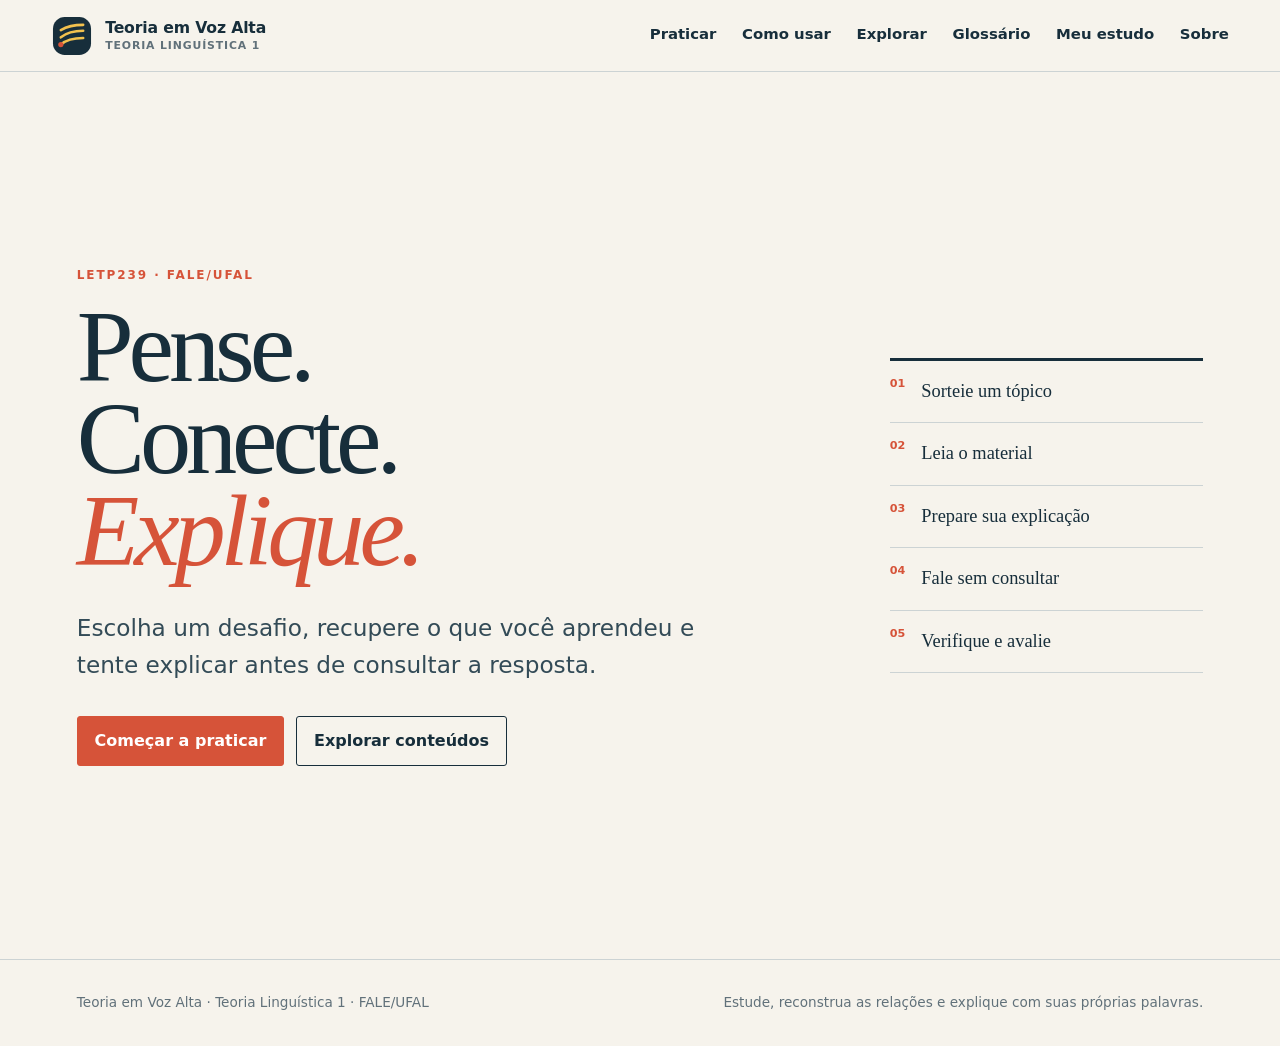
<file: index.html>
<!doctype html>
<html lang="pt-BR">
<head>
  <meta charset="utf-8">
  <meta name="viewport" content="width=device-width,initial-scale=1">
  <meta name="description" content="Teoria em Voz Alta: leitura acadêmica, preparação e prática oral para Teoria Linguística 1.">
  <meta name="theme-color" content="#172e3b">
  <title>Teoria em Voz Alta | Teoria Linguística 1</title>
  <link rel="icon" type="image/svg+xml" href="data:image/svg+xml,%3Csvg xmlns='http://www.w3.org/2000/svg' viewBox='0 0 64 64'%3E%3Crect width='64' height='64' rx='18' fill='%23172e3b'/%3E%3Cg fill='none' stroke='%23f2c14e' stroke-width='4' stroke-linecap='round'%3E%3Cpath d='M15 45c9-8 20-10 34-10'/%3E%3Cpath d='M15 34c10-8 21-10 34-10'/%3E%3Cpath d='M15 23c10-6 21-8 34-8'/%3E%3C/g%3E%3Ccircle cx='15' cy='45' r='4' fill='%23d65339'/%3E%3C/svg%3E">
  <link rel="stylesheet" href="./assets/css/styles.css">
</head>
<body>
  <a class="skip-link" href="#conteudo">Pular para o conteúdo</a>
  <header class="site-header">
    <a class="brand" href="#inicio" aria-label="Teoria em Voz Alta — início">
      <span class="brand-mark" aria-hidden="true"><svg viewBox="0 0 64 64"><rect x="3" y="3" width="58" height="58" rx="18"/><g class="brand-waves"><path d="M15 45c9-8 20-10 34-10"/><path d="M15 34c10-8 21-10 34-10"/><path d="M15 23c10-6 21-8 34-8"/></g><circle cx="15" cy="45" r="4"/></svg></span>
      <span class="brand-name"><strong>Teoria em Voz Alta</strong><small>Teoria Linguística 1</small></span>
    </a>
    <button class="menu-button" type="button" aria-expanded="false" aria-controls="nav">Menu</button>
    <nav id="nav" aria-label="Navegação principal">
      <a href="#praticar">Praticar</a>
      <a href="#como-usar">Como usar</a>
      <a href="#explorar">Explorar</a>
      <a href="#glossario">Glossário</a>
      <a href="#estudo">Meu estudo</a>
      <a href="#sobre">Sobre</a>
    </nav>
  </header>

  <main id="conteudo">
    <section id="inicio" class="view active" aria-labelledby="inicio-titulo">
      <div class="home-grid">
        <div class="home-copy">
          <p class="eyebrow">LETP239 · FALE/UFAL</p>
          <h1 id="inicio-titulo">Pense.<br>Conecte.<br><em>Explique.</em></h1>
          <p class="lead">Escolha um desafio, recupere o que você aprendeu e tente explicar antes de consultar a resposta.</p>
          <div class="actions">
            <a class="button primary" href="#praticar">Começar a praticar</a>
            <a class="button quiet" href="#explorar">Explorar conteúdos</a>
          </div>
        </div>
        <div class="method" aria-label="Como funciona">
          <p><span>01</span> Sorteie um tópico</p>
          <p><span>02</span> Leia o material</p>
          <p><span>03</span> Prepare sua explicação</p>
          <p><span>04</span> Fale sem consultar</p>
          <p><span>05</span> Verifique e avalie</p>
        </div>
      </div>
    </section>

    <section id="praticar" class="view" aria-labelledby="praticar-titulo">
      <div class="section-head">
        <p class="eyebrow">Recuperação ativa</p>
        <h1 id="praticar-titulo">Praticar</h1>
        <p>Uma sequência completa: leitura, preparação, explicação oral e verificação.</p>
      </div>
      <div class="practice-layout">
        <aside class="practice-controls" aria-label="Opções da prática">
          <div class="control-group"><label for="mode-select">Tipo de desafio</label><select id="mode-select">
            <option value="misto">Desafio misto</option>
            <option value="explique">Explique um conceito</option>
            <option value="compare">Compare</option>
            <option value="conecte">Conecte</option>
            <option value="exemplo">Dê um exemplo</option>
            <option value="problema">Identifique o problema</option>
            <option value="autor">Autor, tradição ou domínio</option>
            <option value="tempo">Linha do tempo do curso</option>
          </select></div>
          <div class="control-group"><label for="unit-select">Unidade</label><select id="unit-select"></select></div>
          <div class="time-settings">
            <div class="control-group"><label for="read-time">Tempo de leitura</label><select id="read-time"><option value="120">2 minutos</option><option value="180" selected>3 minutos</option><option value="300">5 minutos</option><option value="420">7 minutos</option></select></div>
            <div class="control-group"><label for="study-time">Tempo de preparação e anotações</label><select id="study-time"><option value="60">1 minuto</option><option value="120" selected>2 minutos</option><option value="180">3 minutos</option><option value="300">5 minutos</option></select></div>
            <div class="control-group"><label for="speak-time">Tempo de fala</label><select id="speak-time"><option value="60" selected>1 minuto</option><option value="120">2 minutos</option><option value="180">3 minutos</option><option value="300">5 minutos</option></select></div>
          </div>
          <button id="draw-button" class="button primary full" type="button">Sortear tópico</button>
        </aside>
        <article class="challenge" aria-live="polite">
          <ol class="stage-track" aria-label="Etapas da atividade">
            <li data-stage="read">Ler</li><li data-stage="study">Preparar</li><li data-stage="speak">Explicar</li><li data-stage="check">Verificar</li>
          </ol>
          <div class="challenge-meta">
            <span id="challenge-unit">Curso inteiro</span>
            <span id="challenge-mode">Explique</span>
          </div>
          <h2 id="challenge-title">Língua × fala</h2>
          <div id="recording-setup" class="recording-setup" hidden>
            <label class="recording-choice"><input id="recording-enabled" type="checkbox"> <span><strong>Gravar minha explicação e receber uma triagem formativa</strong><small>Opcional. O áudio permanece nesta sessão. A transcrição automática, quando disponível, depende do serviço de reconhecimento de fala do navegador.</small></span></label>
            <div id="audience-field" class="control-group" hidden><label for="audience-select">Público da explicação</label><select id="audience-select"><option value="graduacao">Colegas de graduação</option><option value="medio">Estudantes do ensino médio</option><option value="geral">Público não especialista</option></select></div>
          </div>
          <div class="phase-control">
            <button id="stage-start" class="button dark full" type="button">Iniciar leitura</button>
            <output id="timer-output" aria-label="Tempo restante">02:00</output>
          </div>
          <p id="stage-status" class="stage-status">A leitura permanece oculta até você iniciar.</p>
          <div id="read-stage" class="stage-panel">
            <p class="stage-label">Etapa 1 · Leitura</p>
            <p class="stage-instruction">Leia com atenção. O conteúdo abaixo se adapta ao tempo escolhido e reúne sínteses didáticas fundamentadas nas fontes acadêmicas indicadas.</p>
            <div class="reading-meta"><span id="reading-length"></span><span id="reading-words"></span><span>Sínteses didáticas; fontes indicadas ao final</span></div>
            <div id="reading-content" class="reading-material"></div>
          </div>
          <div id="study-stage" class="stage-panel" hidden>
            <p class="stage-label">Etapa 2 · Preparação</p>
            <p class="stage-instruction">O texto foi fechado. Use o tempo escolhido para fazer anotações breves e organizar a explicação. Ainda não fale.</p>
            <ul class="study-cues"><li>Registre a ideia central em uma frase.</li><li>Anote dois pontos que precisam aparecer na explicação.</li><li>Escolha uma relação teórica e um exemplo claro.</li><li>Planeje como explicar o tópico a alguém que não conhece o assunto.</li></ul>
          </div>
          <div id="speak-stage" class="stage-panel" hidden>
            <p class="stage-label">Etapa 3 · Prática oral</p>
            <p id="challenge-prompt" class="challenge-prompt">Explique a distinção proposta por Saussure.</p>
            <p class="stage-instruction">Explique em voz alta, sem consultar o material. Reconstrua a ideia com suas próprias palavras.</p>
            <div id="recording-live" class="recording-live" hidden><span class="recording-dot" aria-hidden="true"></span><strong>Gravação em andamento</strong><button id="stop-recording" class="text-button" type="button">Encerrar gravação</button></div>
          </div>
          <div class="challenge-actions">
            <button id="copy-button" class="button quiet" type="button">Copiar desafio</button>
          </div>
          <div id="feedback" class="feedback" hidden>
            <section id="audio-feedback" class="audio-feedback" hidden>
              <div class="audio-feedback-head"><div><p class="stage-label">Avaliação da explicação gravada</p><h3>Transcrição e devolutiva</h3></div><a id="download-recording" class="button quiet" download="explicacao-tl1.webm" hidden>Baixar gravação</a></div>
              <p id="recording-message" class="stage-instruction"></p>
              <label for="transcript-text"><strong>Transcrição</strong></label>
              <textarea id="transcript-text" rows="7" spellcheck="true" placeholder="A transcrição aparecerá aqui. Você pode corrigi-la antes de reavaliar."></textarea>
              <button id="evaluate-transcript" class="button dark" type="button">Avaliar transcrição</button>
              <div id="automated-feedback" class="automated-feedback" aria-live="polite"></div>
              <p class="privacy-note">A devolutiva é formativa e não atribui nota. Confira a transcrição: erros de reconhecimento podem afetar a análise.</p>
            </section>
            <div>
              <h3>Pontos essenciais</h3>
              <ul id="essential-list"></ul>
            </div>
            <div>
              <h3>Exemplo ou aplicação</h3>
              <p id="example-text"></p>
            </div>
            <div>
              <h3>Atenção</h3>
              <p id="error-text"></p>
            </div>
            <div>
              <h3>Conexões</h3>
              <div id="connection-list" class="chips"></div>
            </div>
            <p id="source-text" class="source"></p>
            <div class="self-check">
              <h3>Como foi sua resposta?</h3>
              <div class="rating-buttons">
                <button data-rating="consegui" type="button">Consegui explicar</button>
                <button data-rating="parcial" type="button">Mais ou menos</button>
                <button data-rating="rever" type="button">Preciso rever</button>
              </div>
            </div>
          </div>
        </article>
      </div>
    </section>

    <section id="como-usar" class="view" aria-labelledby="como-usar-titulo">
      <div class="section-head"><p class="eyebrow">Roteiro do estudante</p><h1 id="como-usar-titulo">Como usar</h1><p>O site organiza uma pequena sessão de estudo. Não pule diretamente para a resposta.</p></div>
      <ol class="guide">
        <li><span>01</span><div><h2>Sorteie um tópico</h2><p>Escolha uma ou mais unidades e um formato. O sorteio evita que você estude apenas o que já domina.</p></div></li>
        <li><span>02</span><div><h2>Leia durante o tempo previsto</h2><p>Localize a ideia central, as relações conceituais e um exemplo. O texto se amplia conforme o tempo escolhido; sugerimos três minutos para estudar um tópico novo.</p></div></li>
        <li><span>03</span><div><h2>Feche o texto e prepare-se</h2><p>O material desaparece. Durante o tempo selecionado, faça anotações breves e organize uma explicação com ideia central, desenvolvimento, relação teórica e exemplo. O tempo padrão é de dois minutos, mas você pode escolher entre um e cinco minutos.</p></div></li>
        <li><span>04</span><div><h2>Explique em voz alta</h2><p>Responda sem consultar o texto. Não tente recitar: reconstrua o conteúdo com suas próprias palavras.</p></div></li>
        <li><span>05</span><div><h2>Verifique e avalie</h2><p>Compare sua resposta com os pontos essenciais e registre como foi seu desempenho. Se optar pela gravação, confira a transcrição e use a triagem automática como apoio formativo, não como nota ou avaliação docente.</p></div></li>
      </ol>
      <div class="guide-note"><strong>Importante:</strong> cada etapa só começa após o clique no botão do topo. Ao fim do tempo, a tela avança automaticamente e o material da etapa anterior desaparece. O histórico fica somente neste navegador e não vale nota. A gravação é opcional e só começa depois de sua autorização.</div>
      <a class="button primary" href="#praticar">Iniciar uma sessão</a>
    </section>

    <section id="explorar" class="view" aria-labelledby="explorar-titulo">
      <div class="section-head">
        <p class="eyebrow">Mapa do curso</p>
        <h1 id="explorar-titulo">Explorar</h1>
        <p>Uma visão sintética das ideias, autores e relações que estruturam a disciplina.</p>
      </div>
      <div id="unit-list" class="unit-list"></div>
    </section>

    <section id="glossario" class="view" aria-labelledby="glossario-titulo">
      <div class="section-head">
        <p class="eyebrow">Consulta rápida</p>
        <h1 id="glossario-titulo">Glossário</h1>
        <label class="search-label" for="glossary-search">Pesquisar termo</label>
        <input id="glossary-search" class="search" type="search" placeholder="Digite: valor, competência, fonologia…" autocomplete="off">
      </div>
      <p id="glossary-count" class="result-count"></p>
      <div id="glossary-list" class="glossary-list"></div>
    </section>

    <section id="estudo" class="view" aria-labelledby="estudo-titulo">
      <div class="section-head">
        <p class="eyebrow">Somente neste dispositivo</p>
        <h1 id="estudo-titulo">Meu estudo</h1>
        <p>O histórico de estudo fica armazenado localmente neste navegador. A gravação é opcional; a transcrição automática pode depender de um serviço oferecido pelo navegador.</p>
      </div>
      <div id="study-stats" class="stats"></div>
      <div class="study-grid">
        <div>
          <h2>Conceitos para rever</h2>
          <div id="review-list" class="review-list"></div>
        </div>
        <div>
          <h2>Unidades mais praticadas</h2>
          <div id="unit-stats" class="bar-list"></div>
        </div>
      </div>
      <button id="clear-history" class="button danger" type="button">Apagar meu histórico</button>
    </section>

    <section id="sobre" class="view" aria-labelledby="sobre-titulo">
      <div class="about">
        <p class="eyebrow">Sobre o projeto</p>
        <h1 id="sobre-titulo">Estudar é reconstruir relações.</h1>
        <p>Este recurso acompanha a disciplina Teoria Linguística 1 e foi criado para apoiar leitura acadêmica, recuperação ativa, autoexplicação e comparação entre perspectivas teóricas.</p>
        <p>Explicar um conteúdo em voz alta exige recuperar informações, estabelecer relações e organizar o raciocínio. Essa prática torna mais visíveis as lacunas de compreensão e pode contribuir para a consolidação do que foi estudado.</p>
        <p>As explicações também podem ser dirigidas a pessoas não especializadas. Traduzir conceitos com precisão, sem depender de jargão desnecessário, desenvolve a comunicação científica e contribui para a popularização do conhecimento linguístico.</p>
        <p>As sínteses e os verbetes servem para revisão e prática. A leitura das obras da disciplina continua sendo necessária para acompanhar os argumentos em sua extensão e contexto.</p>
        <hr>
        <p><strong>Teoria Linguística 1</strong><br>Faculdade de Letras — Universidade Federal de Alagoas<br>Prof. Miguel Oliveira Jr.</p>
        <p class="source-note">Base conceitual: bibliografia da disciplina e obras acadêmicas indicadas em cada verbete. Conteúdos controversos são apresentados como tais.</p>
      </div>
    </section>
  </main>

  <footer>
    <p>Teoria em Voz Alta · Teoria Linguística 1 · FALE/UFAL</p>
    <p>Estude, reconstrua as relações e explique com suas próprias palavras.</p>
  </footer>
  <div id="toast" role="status" aria-live="polite"></div>
  <script src="./data/conceitos.js"></script>
  <script src="./data/leituras.js"></script>
  <script src="./assets/js/app.js"></script>
</body>
</html>
</file>
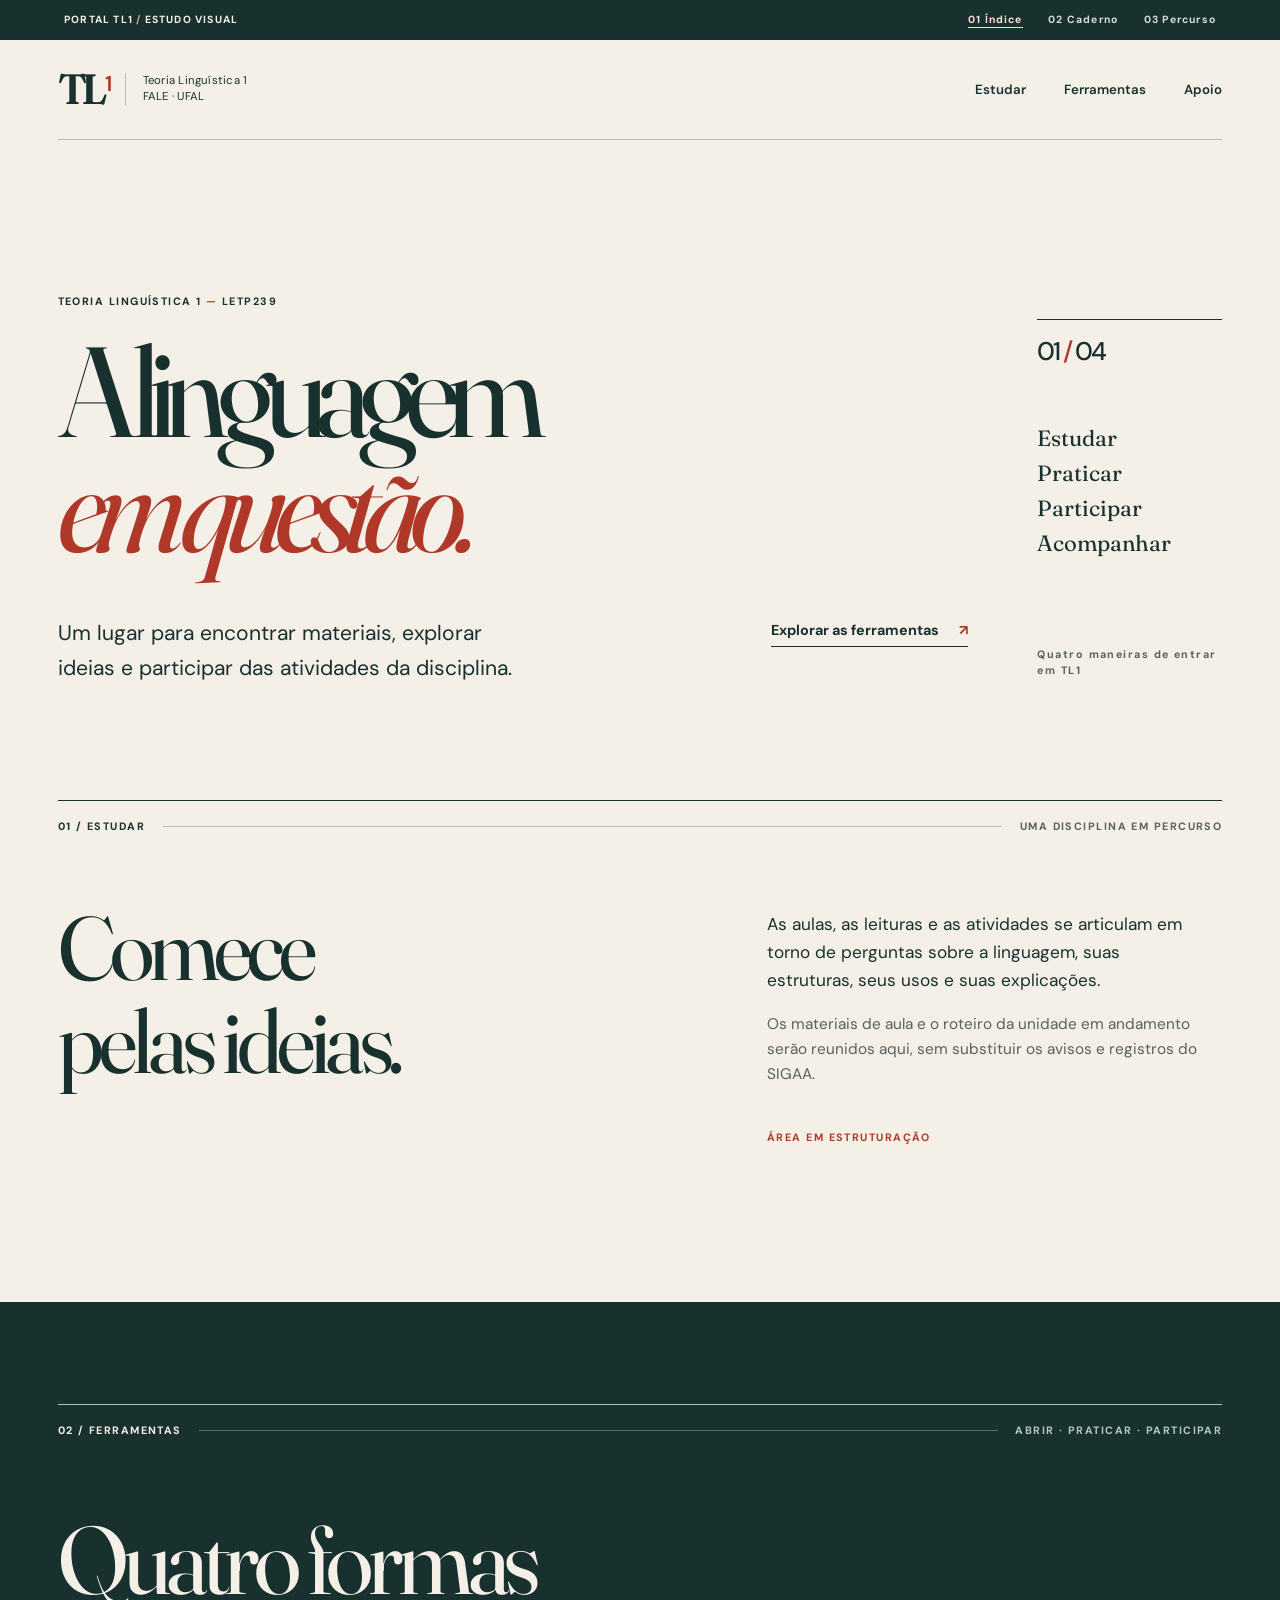
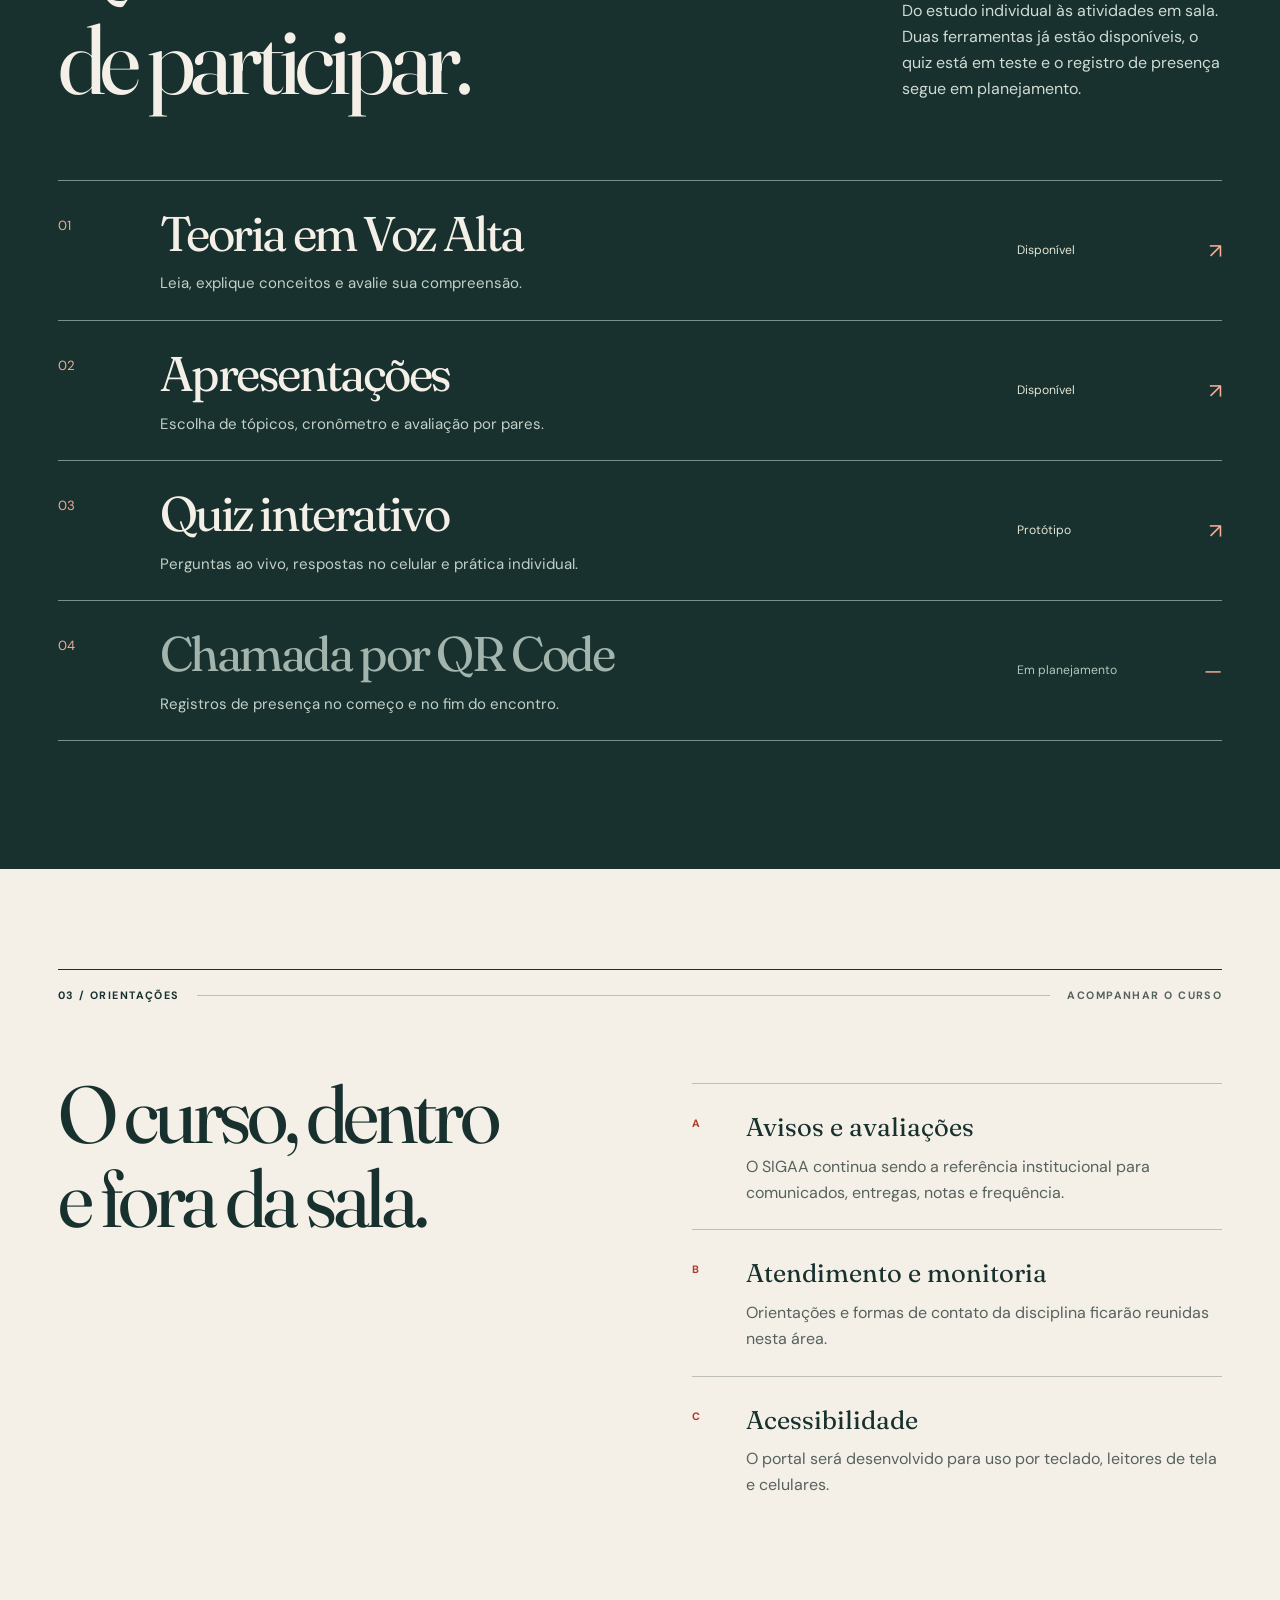
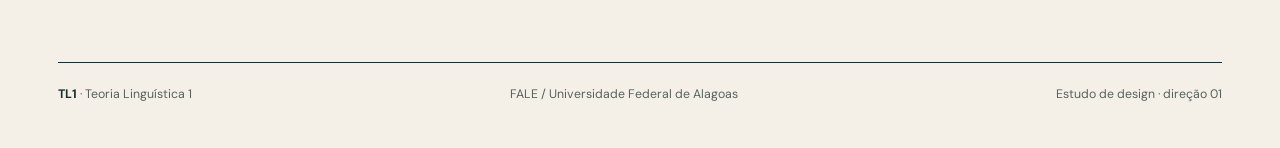
<file: portal/index.html>
<!doctype html>
<html lang="pt-BR">
<head>
  <meta charset="utf-8">
  <meta name="viewport" content="width=device-width, initial-scale=1">
  <meta name="description" content="Portal experimental de Teoria Linguística 1 da FALE/UFAL. Materiais, estudo, apresentações e recursos da disciplina.">
  <meta name="theme-color" content="#f4f0e8">
  <title>Portal TL1 · Índice editorial · Estudo de design</title>
  <link rel="stylesheet" href="./styles.css">
</head>
<body class="concept-a">
  <a class="skip" href="#principal">Pular para o conteúdo</a>
  <div class="concept-strip" aria-label="Alternativas de design">
    <span>PORTAL TL1 <span aria-hidden="true">/</span> ESTUDO VISUAL</span>
    <nav aria-label="Comparar direções visuais">
      <a href="./index.html" aria-current="page">01 Índice</a>
      <a href="./alternativas/caderno.html">02 Caderno</a>
      <a href="./alternativas/percurso.html">03 Percurso</a>
    </nav>
  </div>
  <header class="site-header">
    <a class="identity" href="#inicio" aria-label="TL1, início"><span class="identity-mark">TL<span class="sup">1</span></span><span class="identity-caption">Teoria Linguística 1<br>FALE · UFAL</span></a>
    <nav aria-label="Navegação principal" class="main-nav">
      <a href="#estudar">Estudar</a>
      <a href="#ferramentas">Ferramentas</a>
      <a href="#apoio">Apoio</a>
    </nav>
  </header>
  <main id="principal">
    <section class="hero wrap" id="inicio" aria-labelledby="title">
      <div class="hero-major">
        <p class="kicker">TEORIA LINGUÍSTICA 1 <span>—</span> LETP239</p>
        <h1 id="title">A linguagem<br><em>em questão.</em></h1>
        <div class="hero-intro"><p>Um lugar para encontrar materiais, explorar ideias e participar das atividades da disciplina.</p><a class="text-link" href="#ferramentas">Explorar as ferramentas <span aria-hidden="true">↗</span></a></div>
      </div>
      <aside class="hero-aside" aria-label="Percursos do portal"><span class="aside-number">01<span>/</span>04</span><p>Estudar<br>Praticar<br>Participar<br>Acompanhar</p><span class="tiny-annotation">Quatro maneiras de entrar em TL1</span></aside>
    </section>

    <section id="estudar" class="study-section wrap" aria-labelledby="study-title">
      <div class="section-index"><span>01 / ESTUDAR</span><span class="line"></span><span>UMA DISCIPLINA EM PERCURSO</span></div>
      <div class="study-layout"><h2 id="study-title">Comece<br>pelas ideias.</h2><div class="study-copy"><p>As aulas, as leituras e as atividades se articulam em torno de perguntas sobre a linguagem, suas estruturas, seus usos e suas explicações.</p><p>Os materiais de aula e o roteiro da unidade em andamento serão reunidos aqui, sem substituir os avisos e registros do SIGAA.</p><span class="small-note">ÁREA EM ESTRUTURAÇÃO</span></div></div>
    </section>

    <section id="ferramentas" class="tools-section" aria-labelledby="tools-title"><div class="wrap">
      <div class="section-index"><span>02 / FERRAMENTAS</span><span class="line"></span><span>ABRIR · PRATICAR · PARTICIPAR</span></div>
      <div class="tools-header"><h2 id="tools-title">Quatro formas<br>de participar.</h2><p>Do estudo individual às atividades em sala. Duas ferramentas já estão disponíveis, o quiz está em teste e o registro de presença segue em planejamento.</p></div>
      <div class="tool-list">
        <a class="tool tool-active" href="https://fonufal.github.io/tl1/" aria-label="Abrir Teoria em Voz Alta, ferramenta disponível"><span class="tool-n">01</span><span class="tool-main"><strong>Teoria em Voz Alta</strong><small>Leia, explique conceitos e avalie sua compreensão.</small></span><span class="tool-status">Disponível</span><span class="tool-arrow" aria-hidden="true">↗</span></a>
        <a class="tool tool-active" href="https://fonufal.github.io/tl1/apresentacoes/" aria-label="Abrir Apresentações, ferramenta disponível"><span class="tool-n">02</span><span class="tool-main"><strong>Apresentações</strong><small>Escolha de tópicos, cronômetro e avaliação por pares.</small></span><span class="tool-status">Disponível</span><span class="tool-arrow" aria-hidden="true">↗</span></a>
        <a class="tool tool-active" href="../quiz/" aria-label="Abrir protótipo do quiz interativo"><span class="tool-n">03</span><span class="tool-main"><strong>Quiz interativo</strong><small>Perguntas ao vivo, respostas no celular e prática individual.</small></span><span class="tool-status">Protótipo</span><span class="tool-arrow" aria-hidden="true">↗</span></a>
        <div class="tool tool-future"><span class="tool-n">04</span><span class="tool-main"><strong>Chamada por QR Code</strong><small>Registros de presença no começo e no fim do encontro.</small></span><span class="tool-status">Em planejamento</span><span class="tool-arrow" aria-hidden="true">—</span></div>
      </div>
    </div></section>

    <section id="apoio" class="support-section wrap" aria-labelledby="support-title"><div class="section-index"><span>03 / ORIENTAÇÕES</span><span class="line"></span><span>ACOMPANHAR O CURSO</span></div><div class="support-layout"><h2 id="support-title">O curso, dentro<br>e fora da sala.</h2><div class="support-items"><div><span class="mini-number">A</span><h3>Avisos e avaliações</h3><p>O SIGAA continua sendo a referência institucional para comunicados, entregas, notas e frequência.</p></div><div><span class="mini-number">B</span><h3>Atendimento e monitoria</h3><p>Orientações e formas de contato da disciplina ficarão reunidas nesta área.</p></div><div><span class="mini-number">C</span><h3>Acessibilidade</h3><p>O portal será desenvolvido para uso por teclado, leitores de tela e celulares.</p></div></div></div></section>
  </main>
  <footer class="footer wrap"><span><strong>TL1</strong> · Teoria Linguística 1</span><span>FALE / Universidade Federal de Alagoas</span><span>Estudo de design · direção 01</span></footer>
</body>
</html>
</file>
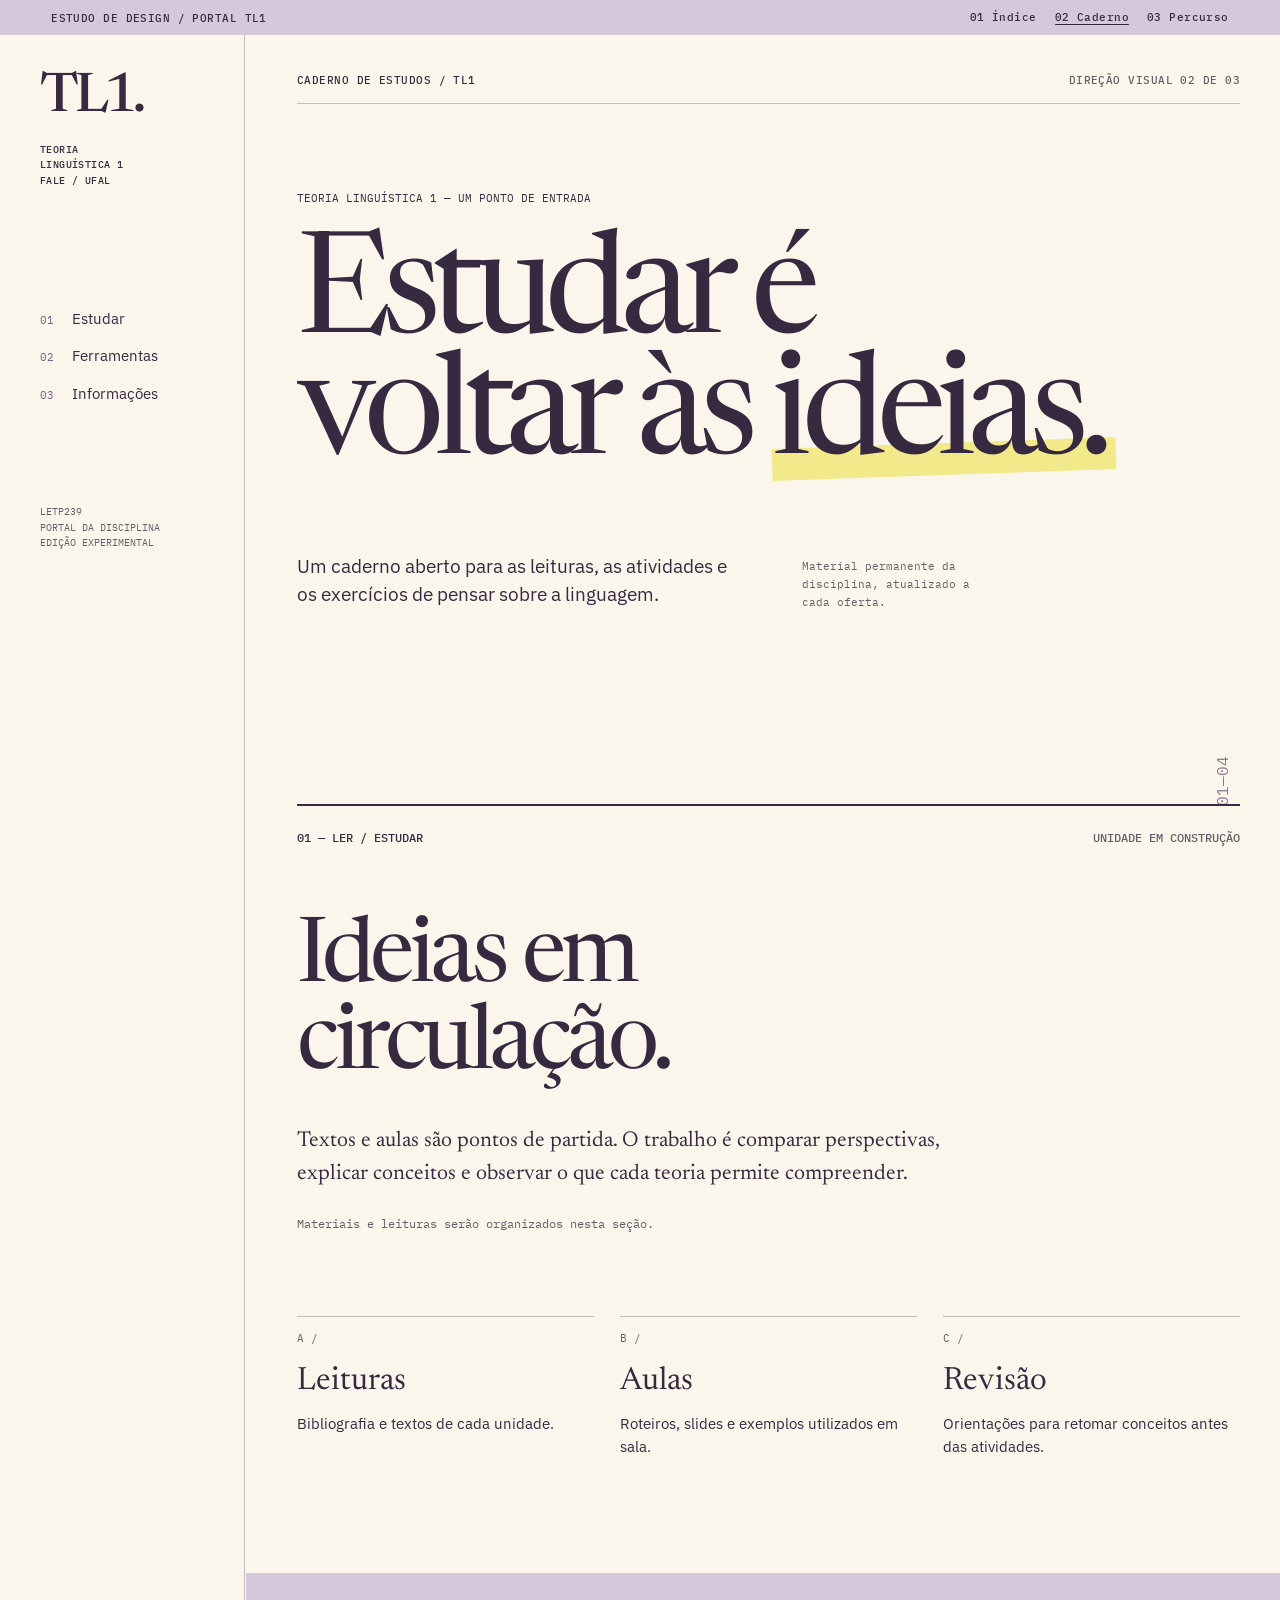
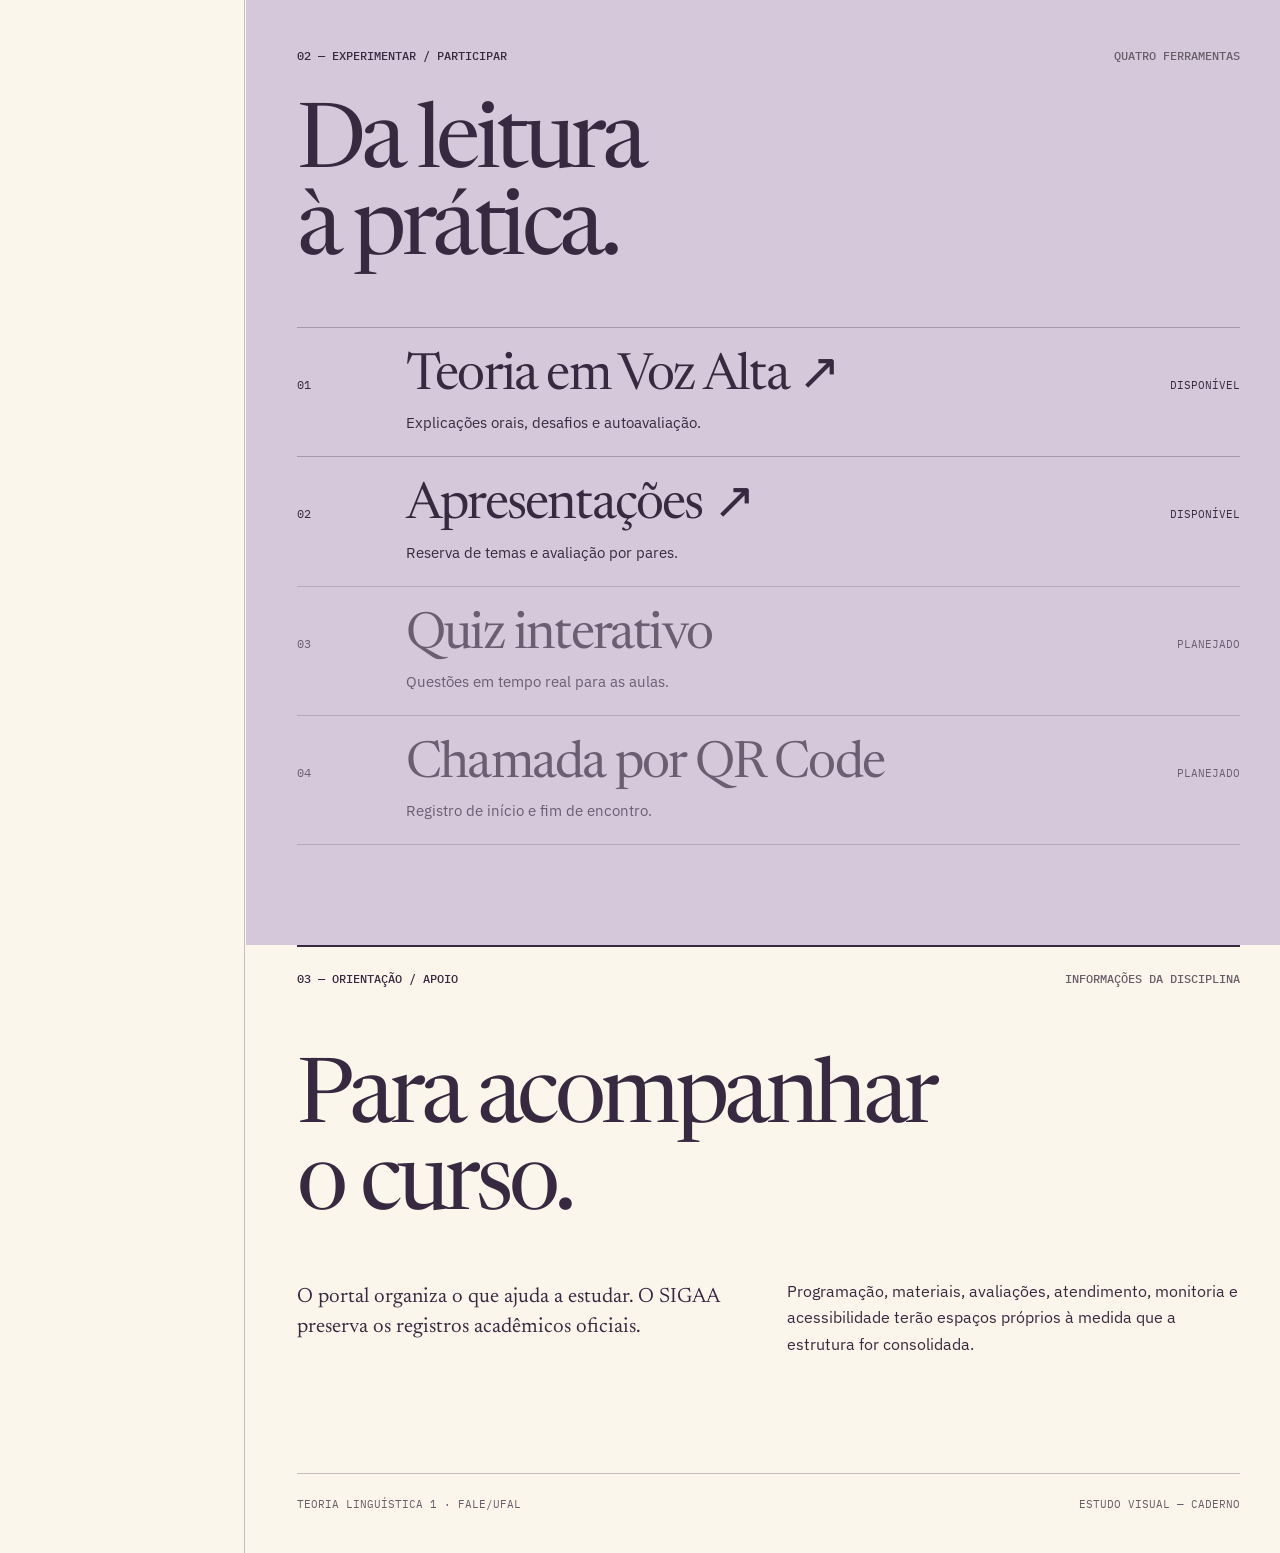
<file: portal/alternativas/caderno.html>
<!doctype html>
<html lang="pt-BR"><head><meta charset="utf-8"><meta name="viewport" content="width=device-width,initial-scale=1"><meta name="description" content="Segunda direção exploratória para o Portal TL1: caderno de estudos."><meta name="theme-color" content="#faf6eb"><title>Portal TL1 · Caderno de estudos · Estudo de design</title>
<style>
@import url('https://fonts.googleapis.com/css2?family=IBM+Plex+Mono:wght@400;500&family=IBM+Plex+Sans:wght@400;500;600&family=Newsreader:opsz,wght@6..72,400;6..72,500&display=swap');
:root{--ink:#372a40;--paper:#faf6eb;--lilac:#d6c8db;--acid:#f1e98a;--rule:#c5bdc1;--muted:#685e6a;--serif:'Newsreader',Georgia,serif;--sans:'IBM Plex Sans',sans-serif;--mono:'IBM Plex Mono',monospace}*{box-sizing:border-box}html{scroll-behavior:smooth}body{margin:0;color:var(--ink);background:var(--paper);font-family:var(--sans)}a{color:inherit}a:focus-visible{outline:3px solid #b02c63;outline-offset:4px}.skip{position:absolute;left:1rem;top:-5rem;padding:12px;background:var(--ink);color:white;z-index:10}.skip:focus{top:1rem}.study-switch{background:var(--lilac);padding:10px clamp(20px,4vw,65px);display:flex;justify-content:space-between;gap:12px;align-items:center;font:500 .68rem var(--mono);letter-spacing:.04em}.study-switch nav{display:flex;gap:18px;flex-wrap:wrap}.study-switch a{text-decoration:none}.study-switch a[aria-current]{border-bottom:1px solid}.shell{width:min(1420px,calc(100% - 80px));margin:auto;display:grid;grid-template-columns:205px minmax(0,1fr);column-gap:52px}.rail{border-right:1px solid var(--rule);padding:38px 25px 35px 0}.rail-inner{position:sticky;top:28px}.rail-logo{font:500 3.4rem/.95 var(--serif);letter-spacing:-.08em;text-decoration:none}.rail-name{font:500 .65rem/1.5 var(--mono);text-transform:uppercase;margin:17px 0 120px;letter-spacing:.04em}.rail-nav{display:flex;flex-direction:column;gap:18px}.rail-nav a{text-decoration:none;font-size:.92rem;line-height:1.35}.rail-nav span{font:400 .68rem var(--mono);display:inline-block;width:32px;color:#795e83}.rail-nav a:hover{text-decoration:underline}.rail-bottom{margin-top:100px;font:.65rem/1.5 var(--mono);color:var(--muted)}.page{min-width:0}.topline{border-bottom:1px solid var(--rule);padding:38px 0 16px;display:flex;justify-content:space-between;align-items:baseline;gap:1rem;font:500 .7rem var(--mono);text-transform:uppercase;letter-spacing:.04em}.topline em{font-style:normal;color:var(--muted)}.opening{position:relative;min-height:700px;padding:87px 0 90px;overflow:hidden}.opening-label{font:.7rem var(--mono);margin:0 0 34px}.opening h1{font:400 clamp(5.2rem,11vw,11.8rem)/.86 var(--serif);letter-spacing:-.065em;max-width:880px;margin:0}.opening h1 i{font-style:normal;position:relative;white-space:nowrap;z-index:1}.opening h1 i:after{content:'';position:absolute;z-index:-1;left:0;right:-4%;height:23%;bottom:11%;background:var(--acid);transform:rotate(-2deg)}.opening-footer{display:flex;gap:55px;align-items:flex-start;margin:72px 0 0}.opening-footer p{font-size:1.18rem;line-height:1.48;max-width:450px;margin:0}.opening-note{font:400 .7rem/1.6 var(--mono);max-width:170px;margin-top:5px;color:var(--muted)}.stamp{position:absolute;right:8px;bottom:48px;font:400 1rem var(--mono);transform:rotate(-90deg);transform-origin:right bottom;color:#8f7996}.chapter{border-top:2px solid var(--ink);padding:24px 0 100px}.chapter-label{font:500 .72rem var(--mono);display:flex;justify-content:space-between}.chapter-label span:last-child{color:var(--muted)}h2{font:400 clamp(3.7rem,7vw,7rem)/.97 var(--serif);letter-spacing:-.05em;margin:72px 0 34px}.chapter-lead{max-width:660px;font:400 1.35rem/1.52 var(--serif);margin:0}.chapter .nudge{font:400 .72rem var(--mono);display:block;margin:26px 0 0;color:var(--muted)}.study-scaffold{display:grid;grid-template-columns:repeat(3,1fr);gap:26px;margin-top:85px}.study-scaffold>div{border-top:1px solid var(--rule);padding-top:14px}.study-scaffold span,.study-scaffold small{display:block;font:.69rem var(--mono);color:var(--muted)}.study-scaffold h3{font:400 2rem var(--serif);margin:20px 0 8px}.study-scaffold p{font-size:.92rem;line-height:1.58}.instruments{background:var(--lilac);margin:0 calc(-1 * clamp(20px,4vw,55px));padding:75px clamp(20px,4vw,55px) 100px}.instruments h2{margin:40px 0 50px}.instrument{display:grid;grid-template-columns:85px 1fr 125px;gap:24px;align-items:baseline;border-top:1px solid #a799ad;padding:24px 0}.instrument:last-child{border-bottom:1px solid #a799ad}.instrument .num{font:400 .73rem var(--mono)}.instrument h3{font:400 clamp(2rem,4vw,4.2rem)/1 var(--serif);letter-spacing:-.035em;margin:0 0 10px}.instrument p{font-size:.92rem;margin:0}.instrument .state{font:400 .69rem/1.4 var(--mono);text-align:right}.instrument.is-live{text-decoration:none}.instrument.is-live:hover h3{text-decoration:underline;text-decoration-thickness:1px;text-underline-offset:5px}.instrument.is-plan{opacity:.67}.last{padding-bottom:100px}.last h2{margin-bottom:30px}.last-grid{display:grid;grid-template-columns:1fr 1fr;gap:36px}.last-grid p{font-size:1rem;line-height:1.65}.last-grid p:first-child{font:400 1.3rem/1.45 var(--serif)}.footer{border-top:1px solid var(--rule);padding:23px 0 40px;display:flex;justify-content:space-between;gap:12px;font:.66rem/1.5 var(--mono);color:var(--muted)}
@media(max-width:900px){.shell{width:calc(100% - 46px);grid-template-columns:150px minmax(0,1fr);column-gap:30px}.opening{min-height:600px}.opening h1{font-size:clamp(4.7rem,11vw,8.5rem)}.opening-footer{display:block}.opening-note{margin-top:24px}.study-scaffold{gap:14px}.instrument{grid-template-columns:45px 1fr 90px;gap:10px}.rail-nav span{width:25px}}
@media(max-width:650px){.study-switch{display:block;padding:12px 18px}.study-switch nav{margin-top:8px;gap:12px}.shell{display:block;width:calc(100% - 38px)}.rail{padding:22px 0 16px;border-right:0;border-bottom:1px solid var(--rule)}.rail-inner{position:static;display:flex;align-items:center;gap:15px;flex-wrap:wrap}.rail-logo{font-size:2.6rem}.rail-name{font-size:.59rem;margin:0 auto 0 0}.rail-nav{flex-basis:100%;flex-direction:row;justify-content:space-between;gap:7px;margin-top:10px}.rail-nav a{font-size:.75rem}.rail-nav span{display:none}.rail-bottom{display:none}.topline{padding:18px 0;font-size:.6rem}.opening{min-height:0;padding:80px 0 100px}.opening-label{font-size:.67rem}.opening h1{font-size:clamp(4.2rem,17vw,7.5rem)}.opening-footer{margin-top:55px}.opening-footer p{font-size:1.07rem}.stamp{right:0;bottom:15px;font-size:.66rem}.chapter{padding-bottom:75px}.chapter h2{margin-top:60px;font-size:clamp(3.5rem,13vw,5.8rem)}.chapter-lead{font-size:1.18rem}.study-scaffold{display:block;margin-top:50px}.study-scaffold>div{padding:16px 0 8px}.study-scaffold h3{font-size:1.75rem;margin:12px 0}.instruments{margin:0 -19px;padding:55px 19px 70px}.instruments h2{font-size:clamp(3.3rem,12vw,5.7rem)}.instrument{grid-template-columns:32px 1fr;gap:10px}.instrument .state{grid-column:2;text-align:left}.instrument h3{font-size:clamp(1.9rem,8vw,3rem)}.last-grid{display:block}.footer{flex-direction:column}}
@media(prefers-reduced-motion:reduce){html{scroll-behavior:auto}}
</style></head><body>
<a class="skip" href="#principal">Pular para o conteúdo</a>
<div class="study-switch"><span>ESTUDO DE DESIGN / PORTAL TL1</span><nav aria-label="Alternativas de design"><a href="../index.html">01 Índice</a><a href="./caderno.html" aria-current="page">02 Caderno</a><a href="./percurso.html">03 Percurso</a></nav></div>
<div class="shell"><aside class="rail"><div class="rail-inner"><a href="#topo" class="rail-logo" aria-label="TL1, início">TL1.</a><p class="rail-name">Teoria<br>Linguística 1<br>FALE / UFAL</p><nav class="rail-nav" aria-label="Navegação principal"><a href="#estudar"><span>01</span>Estudar</a><a href="#ferramentas"><span>02</span>Ferramentas</a><a href="#informacoes"><span>03</span>Informações</a></nav><p class="rail-bottom">LETP239<br>PORTAL DA DISCIPLINA<br>EDIÇÃO EXPERIMENTAL</p></div></aside>
<main class="page" id="principal"><div class="topline" id="topo"><span>Caderno de estudos / TL1</span><em>Direção visual 02 de 03</em></div><section class="opening" aria-labelledby="titulo"><p class="opening-label">TEORIA LINGUÍSTICA 1 — UM PONTO DE ENTRADA</p><h1 id="titulo">Estudar é<br>voltar às <i>ideias.</i></h1><div class="opening-footer"><p>Um caderno aberto para as leituras, as atividades e os exercícios de pensar sobre a linguagem.</p><span class="opening-note">Material permanente da disciplina, atualizado a cada oferta.</span></div><span class="stamp" aria-hidden="true">TL1 / 01—04</span></section>
<section id="estudar" class="chapter" aria-labelledby="estudo-titulo"><div class="chapter-label"><span>01 — LER / ESTUDAR</span><span>UNIDADE EM CONSTRUÇÃO</span></div><h2 id="estudo-titulo">Ideias em<br>circulação.</h2><p class="chapter-lead">Textos e aulas são pontos de partida. O trabalho é comparar perspectivas, explicar conceitos e observar o que cada teoria permite compreender.</p><span class="nudge">Materiais e leituras serão organizados nesta seção.</span><div class="study-scaffold"><div><span>A /</span><h3>Leituras</h3><p>Bibliografia e textos de cada unidade.</p></div><div><span>B /</span><h3>Aulas</h3><p>Roteiros, slides e exemplos utilizados em sala.</p></div><div><span>C /</span><h3>Revisão</h3><p>Orientações para retomar conceitos antes das atividades.</p></div></div></section>
<section id="ferramentas" class="instruments" aria-labelledby="ferramentas-titulo"><div class="chapter-label"><span>02 — EXPERIMENTAR / PARTICIPAR</span><span>QUATRO FERRAMENTAS</span></div><h2 id="ferramentas-titulo">Da leitura<br>à prática.</h2><a class="instrument is-live" href="https://fonufal.github.io/tl1/"><span class="num">01</span><div><h3>Teoria em Voz Alta ↗</h3><p>Explicações orais, desafios e autoavaliação.</p></div><span class="state">DISPONÍVEL</span></a><a class="instrument is-live" href="https://fonufal.github.io/tl1/apresentacoes/"><span class="num">02</span><div><h3>Apresentações ↗</h3><p>Reserva de temas e avaliação por pares.</p></div><span class="state">DISPONÍVEL</span></a><div class="instrument is-plan"><span class="num">03</span><div><h3>Quiz interativo</h3><p>Questões em tempo real para as aulas.</p></div><span class="state">PLANEJADO</span></div><div class="instrument is-plan"><span class="num">04</span><div><h3>Chamada por QR Code</h3><p>Registro de início e fim de encontro.</p></div><span class="state">PLANEJADO</span></div></section>
<section id="informacoes" class="chapter last" aria-labelledby="informacoes-titulo"><div class="chapter-label"><span>03 — ORIENTAÇÃO / APOIO</span><span>INFORMAÇÕES DA DISCIPLINA</span></div><h2 id="informacoes-titulo">Para acompanhar<br>o curso.</h2><div class="last-grid"><p>O portal organiza o que ajuda a estudar. O SIGAA preserva os registros acadêmicos oficiais.</p><p>Programação, materiais, avaliações, atendimento, monitoria e acessibilidade terão espaços próprios à medida que a estrutura for consolidada.</p></div></section><footer class="footer"><span>TEORIA LINGUÍSTICA 1 · FALE/UFAL</span><span>ESTUDO VISUAL — CADERNO</span></footer></main></div></body></html>
</file>
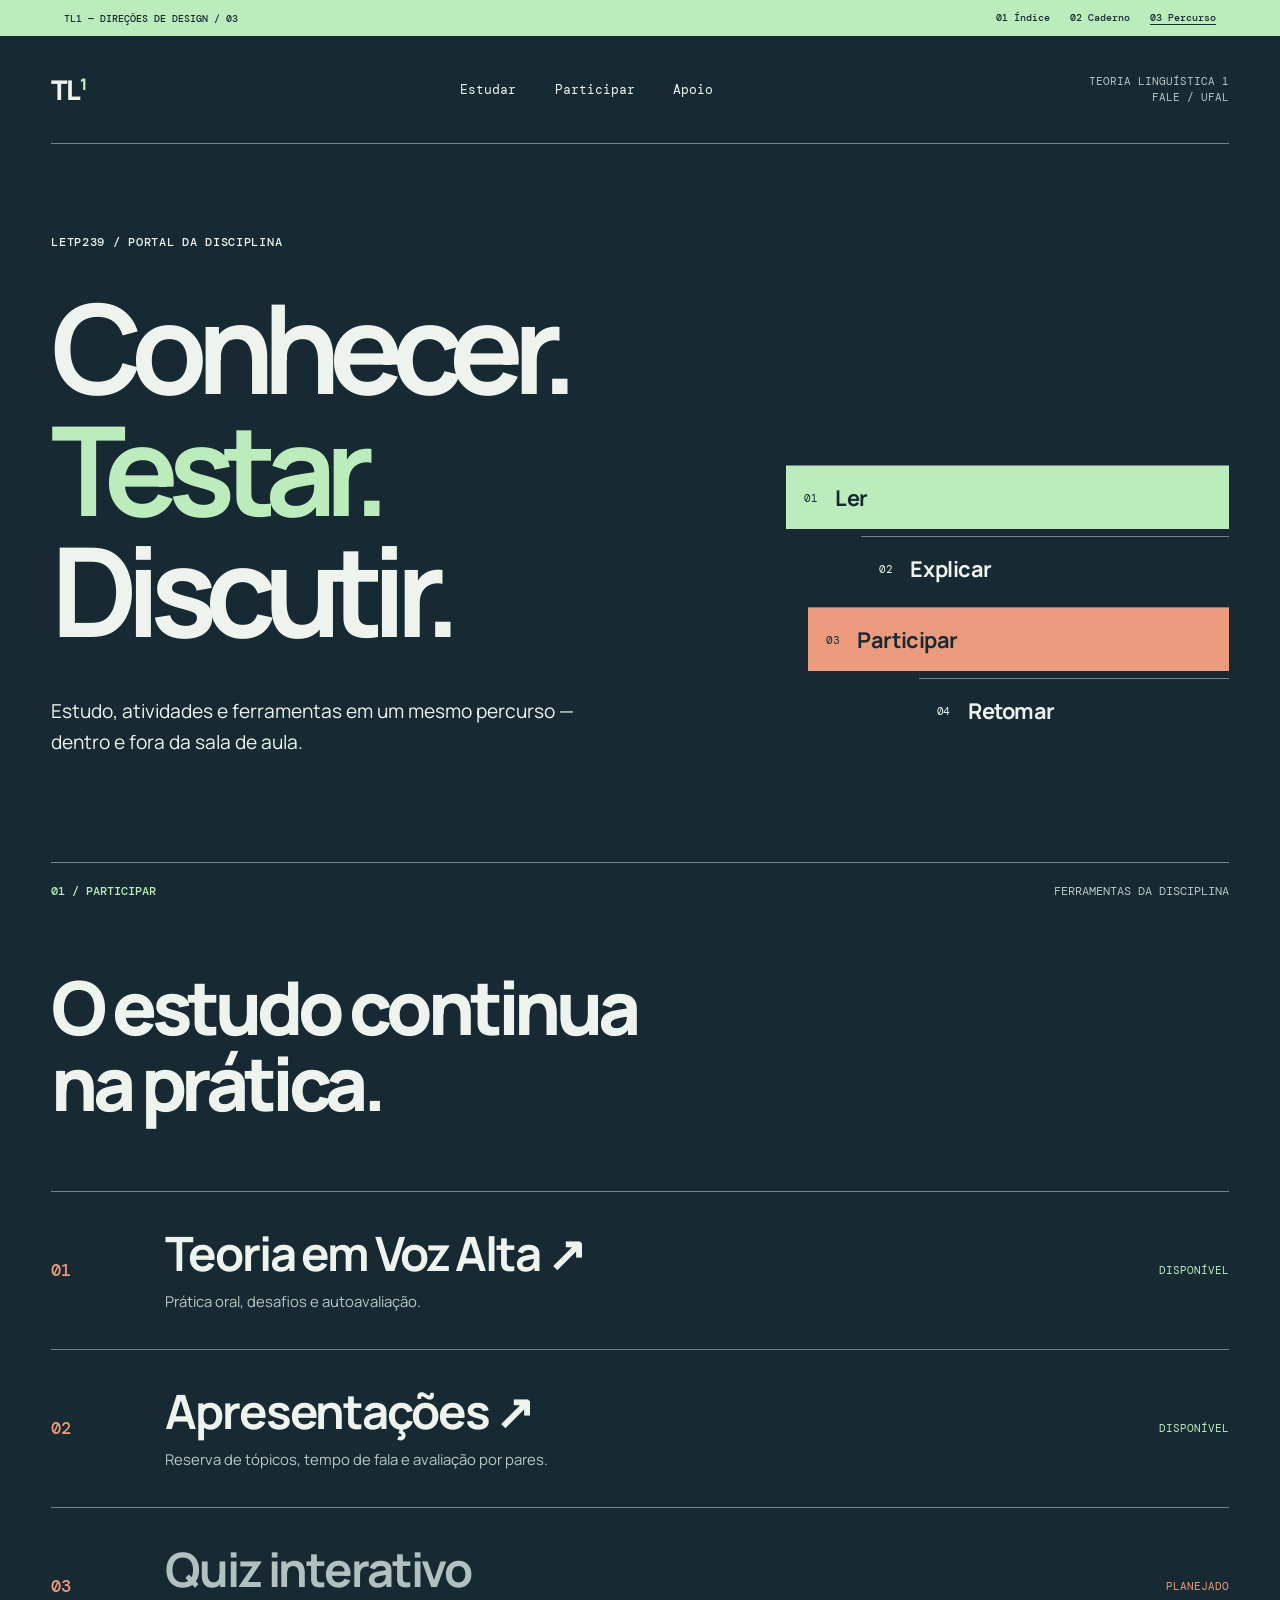
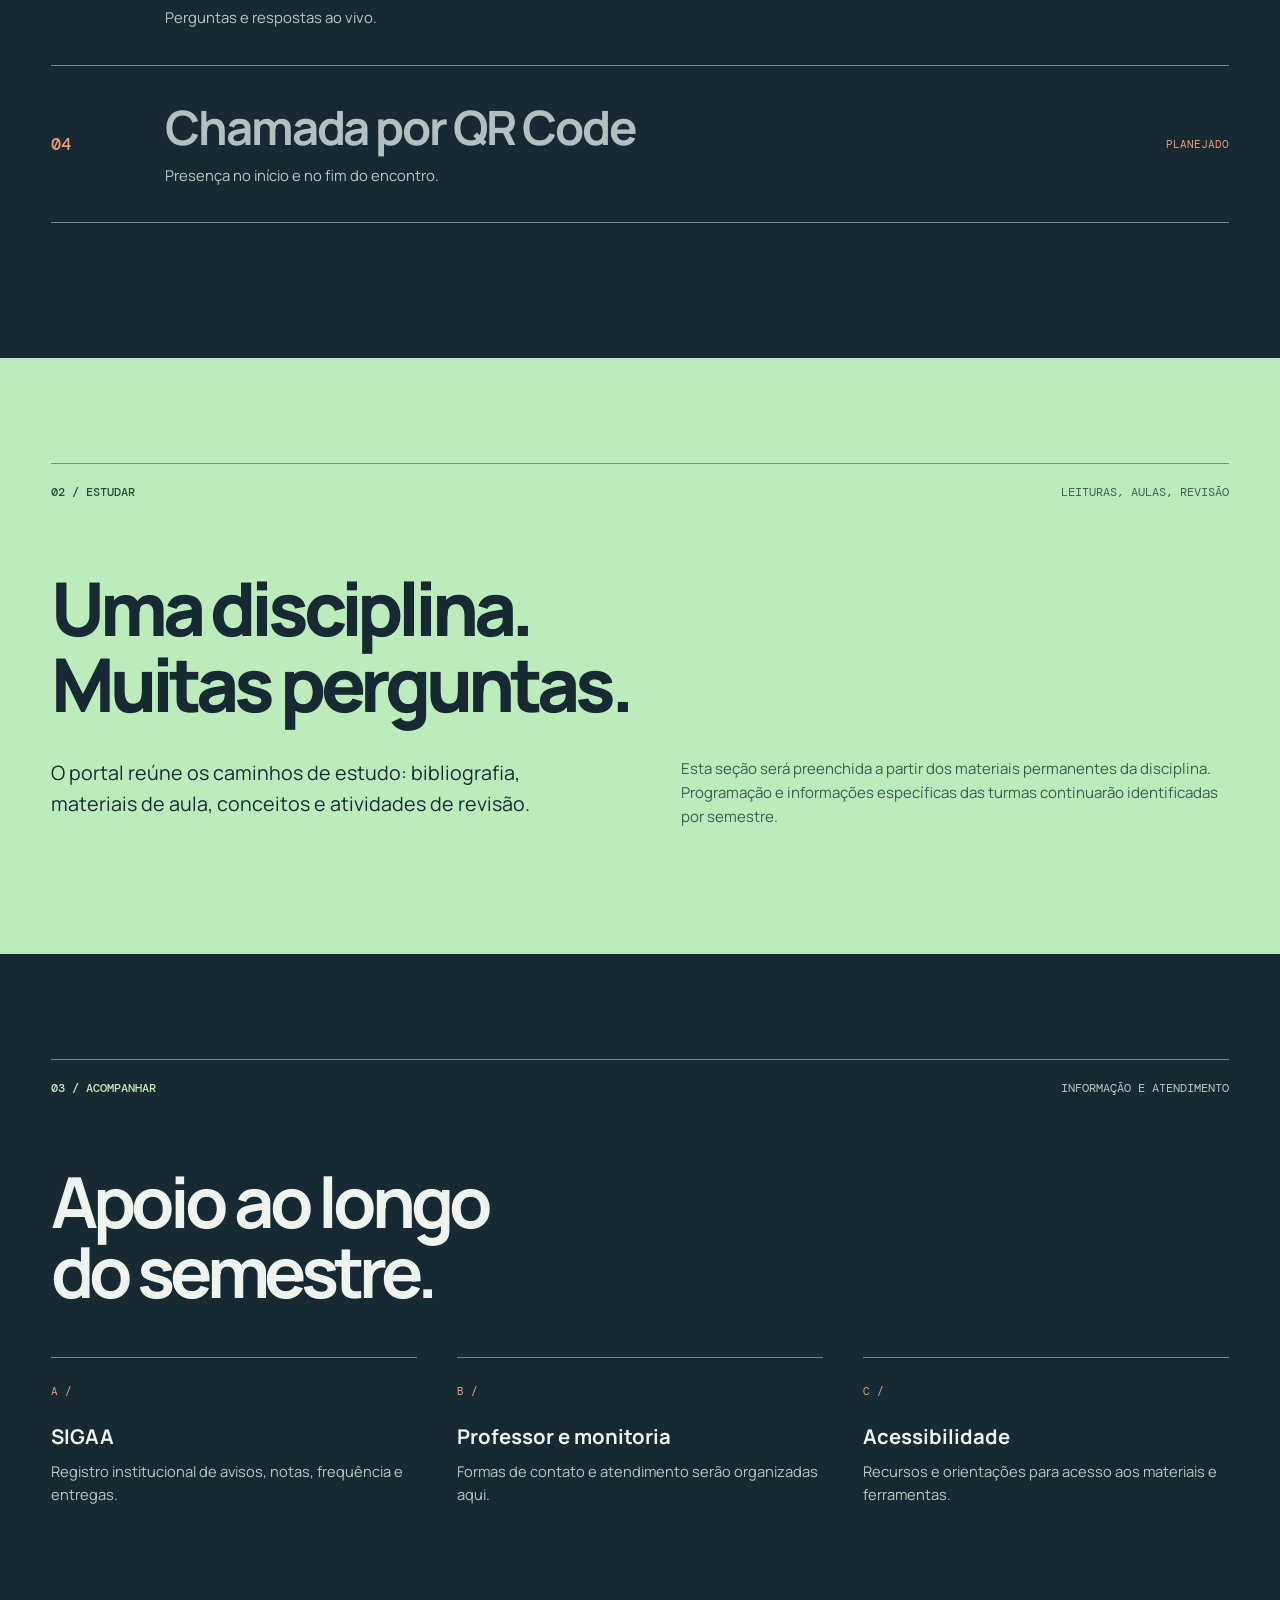
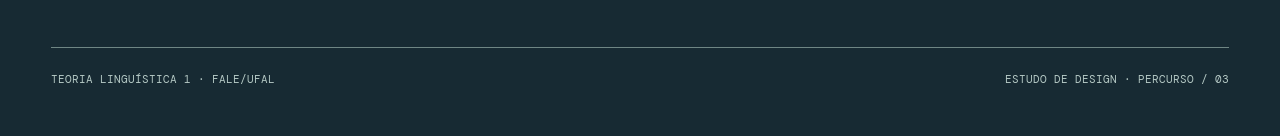
<file: portal/alternativas/percurso.html>
<!doctype html><html lang="pt-BR"><head><meta charset="utf-8"><meta name="viewport" content="width=device-width,initial-scale=1"><meta name="description" content="Terceira direção exploratória para o Portal TL1: percurso de aprendizagem."><meta name="theme-color" content="#172a33"><title>Portal TL1 · Percurso de aula · Estudo de design</title>
<style>
@import url('https://fonts.googleapis.com/css2?family=DM+Mono:wght@400;500&family=Manrope:wght@400;500;600;700;800&display=swap');
:root{--bg:#172a33;--ink:#eef4ed;--green:#bcecbb;--line:#6f8684;--peach:#ed9b7d;--muted:#b5c9c5;--black:#172a33;--sans:Manrope,Arial,sans-serif;--mono:'DM Mono',monospace}*{box-sizing:border-box}html{scroll-behavior:smooth}body{background:var(--bg);color:var(--ink);font-family:var(--sans);margin:0}a{color:inherit}a:focus-visible{outline:3px solid var(--peach);outline-offset:5px}p,h1,h2,h3{margin:0}p{line-height:1.6}.skip{position:absolute;top:-5rem;left:1rem;padding:12px;background:var(--green);color:var(--black);z-index:5}.skip:focus{top:1rem}.design-nav{display:flex;gap:20px;align-items:center;justify-content:space-between;padding:11px clamp(20px,5vw,90px);font:500 .65rem var(--mono);background:var(--green);color:var(--black)}.design-nav nav{display:flex;gap:20px}.design-nav a{text-decoration:none}.design-nav a[aria-current]{border-bottom:1px solid}.frame{width:min(1450px,calc(100% - clamp(36px,8vw,140px)));margin:auto}.header{padding:35px 0;display:flex;align-items:center;justify-content:space-between;gap:2rem;border-bottom:1px solid var(--line)}.logo{font:800 1.7rem var(--sans);letter-spacing:-.08em;text-decoration:none}.logo span{vertical-align:super;color:var(--green);font-size:1rem;margin-left:1px}.site-links{display:flex;gap:clamp(1rem,3vw,3rem)}.site-links a{font:.82rem var(--mono);text-decoration:none}.site-links a:hover{color:var(--green)}.header-label{font:.66rem/1.5 var(--mono);text-align:right;color:var(--muted)}.top{padding:85px 0 80px;display:grid;grid-template-columns:minmax(0,1.2fr) minmax(260px,.8fr);gap:6%;align-items:end;min-height:610px}.fine{font:500 .73rem var(--mono);letter-spacing:.06em}.top h1{font:700 clamp(4.8rem,9.7vw,10rem)/.98 var(--sans);letter-spacing:-.095em;margin:35px 0 45px;max-width:1000px}.top h1 .contrast{color:var(--green)}.top p.main-copy{font-size:clamp(1.05rem,1.5vw,1.28rem);max-width:565px}.rhythm{display:flex;flex-direction:column;gap:7px;transform:translateY(-15px)}.rhythm span{display:flex;align-items:center;min-height:64px;border-top:1px solid var(--line);padding:10px 18px;font-size:clamp(1rem,1.7vw,1.45rem);font-weight:700;letter-spacing:-.02em}.rhythm span:nth-child(1){background:var(--green);color:var(--black);margin-left:0}.rhythm span:nth-child(2){margin-left:17%}.rhythm span:nth-child(3){background:var(--peach);color:var(--black);margin-left:5%}.rhythm span:nth-child(4){margin-left:30%}.rhythm b{font:.67rem var(--mono);font-weight:400;display:inline-block;margin-right:18px}.section-band{display:flex;justify-content:space-between;align-items:center;gap:30px;border-top:1px solid var(--line);font:.75rem var(--mono);padding-top:20px;margin-bottom:70px;color:var(--muted)}.section-band strong{color:var(--green);font-weight:500}.tools{padding:25px 0 135px}.tools h2,.study h2{font-size:clamp(3rem,5.8vw,6.2rem);font-weight:800;line-height:1.02;letter-spacing:-.07em;margin:0 0 70px;max-width:980px}.sequence{border-top:1px solid var(--line)}.sequence a,.sequence>div{display:grid;grid-template-columns:90px 1fr 160px;gap:24px;align-items:center;padding:35px 0;border-bottom:1px solid var(--line)}.sequence a{text-decoration:none;transition:color .2s ease,padding .2s ease}.sequence a:hover{color:var(--green);padding-left:16px}.sequence .number{font:500 1.05rem var(--mono);color:var(--peach)}.sequence h3{font-size:clamp(1.7rem,3.7vw,3.7rem);font-weight:700;line-height:1.1;letter-spacing:-.045em;margin-bottom:11px}.sequence p{font-size:.93rem;color:var(--muted)}.sequence .flag{font:.69rem/1.5 var(--mono);text-align:right;color:var(--green)}.sequence .planned h3{color:#b2c1c0}.sequence .planned .flag{color:var(--peach)}.study{background:var(--green);color:var(--black);padding:105px max(calc((100vw - 1450px)/2),clamp(18px,4vw,70px)) 125px}.study .section-band{border-color:#739187;color:#445d58}.study .section-band strong{color:#294b3f}.study h2{max-width:700px;margin-bottom:35px}.study-columns{display:grid;grid-template-columns:1fr 1fr;gap:7%}.study-columns p{font-size:clamp(1rem,1.7vw,1.23rem)}.study-columns .small{font-size:.94rem;color:#3c5c52}.support{padding-top:105px;padding-bottom:120px}.support h2{font-size:clamp(3rem,5.5vw,6rem);line-height:1;letter-spacing:-.07em;margin:0 0 50px}.support-grid{display:grid;grid-template-columns:repeat(3,1fr);gap:40px}.support-grid article{border-top:1px solid var(--line);padding:20px 0}.support-grid span{font:.69rem var(--mono);color:var(--peach)}.support-grid h3{font-size:1.27rem;margin:22px 0 10px}.support-grid p{font-size:.92rem;color:var(--muted)}.footer{border-top:1px solid var(--line);padding:24px 0 50px;display:flex;justify-content:space-between;gap:1rem;font:.67rem var(--mono);color:var(--muted)}
@media(max-width:950px){.top{gap:4%;grid-template-columns:1fr .65fr;min-height:580px}.top h1{font-size:clamp(4.5rem,9vw,7rem)}.rhythm span{font-size:1rem}.sequence a,.sequence>div{grid-template-columns:50px 1fr 120px}.header-label{display:none}}
@media(max-width:690px){.design-nav{display:block;padding:12px 18px}.design-nav nav{margin-top:8px;gap:12px}.frame{width:calc(100% - 40px)}.header{padding:24px 0}.site-links{gap:14px}.site-links a{font-size:.72rem}.top{display:flex;flex-direction:column;align-items:stretch;gap:70px;min-height:0;padding:76px 0 90px}.top h1{font-size:clamp(3.7rem,14vw,6.2rem);margin:25px 0 32px}.top p.main-copy{font-size:1.05rem}.rhythm{transform:none}.rhythm span{min-height:48px;font-size:1.05rem}.rhythm span:nth-child(2){margin-left:10%}.rhythm span:nth-child(4){margin-left:16%}.section-band{margin-bottom:42px}.tools{padding:10px 0 90px}.tools h2,.study h2{font-size:clamp(2.7rem,11vw,4.6rem);margin-bottom:45px}.sequence a,.sequence>div{grid-template-columns:34px 1fr;gap:10px;padding:26px 0}.sequence h3{font-size:clamp(1.8rem,7vw,2.75rem)}.sequence .flag{grid-column:2;text-align:left}.sequence p{font-size:.88rem}.study{padding:80px 20px 85px}.study-columns{display:block}.study-columns p:first-child{margin-bottom:25px}.support{padding:90px 0}.support h2{font-size:clamp(2.85rem,10vw,4.3rem)}.support-grid{display:block}.support-grid article{padding:20px 0 27px}.support-grid h3{margin:15px 0}.footer{display:block}.footer span{display:block;margin-bottom:12px}}
@media(prefers-reduced-motion:reduce){html{scroll-behavior:auto}.sequence a{transition:none}}
</style></head><body><a class="skip" href="#principal">Pular para o conteúdo</a><div class="design-nav"><span>TL1 — DIREÇÕES DE DESIGN / 03</span><nav aria-label="Alternativas de design"><a href="../index.html">01 Índice</a><a href="./caderno.html">02 Caderno</a><a href="./percurso.html" aria-current="page">03 Percurso</a></nav></div><div class="frame"><header class="header"><a href="#inicio" class="logo">TL<span>1</span></a><nav class="site-links" aria-label="Navegação principal"><a href="#estudar">Estudar</a><a href="#ferramentas">Participar</a><a href="#apoio">Apoio</a></nav><span class="header-label">TEORIA LINGUÍSTICA 1<br>FALE / UFAL</span></header><main id="principal"><section id="inicio" class="top"><div><span class="fine">LETP239 / PORTAL DA DISCIPLINA</span><h1>Conhecer.<br><span class="contrast">Testar.</span><br>Discutir.</h1><p class="main-copy">Estudo, atividades e ferramentas em um mesmo percurso — dentro e fora da sala de aula.</p></div><div class="rhythm" aria-label="Quatro movimentos do estudo"><span><b>01</b>Ler</span><span><b>02</b>Explicar</span><span><b>03</b>Participar</span><span><b>04</b>Retomar</span></div></section><section id="ferramentas" class="tools"><div class="section-band"><strong>01 / PARTICIPAR</strong><span>FERRAMENTAS DA DISCIPLINA</span></div><h2>O estudo continua<br>na prática.</h2><div class="sequence"><a href="https://fonufal.github.io/tl1/"><span class="number">01</span><div><h3>Teoria em Voz Alta ↗</h3><p>Prática oral, desafios e autoavaliação.</p></div><span class="flag">DISPONÍVEL</span></a><a href="https://fonufal.github.io/tl1/apresentacoes/"><span class="number">02</span><div><h3>Apresentações ↗</h3><p>Reserva de tópicos, tempo de fala e avaliação por pares.</p></div><span class="flag">DISPONÍVEL</span></a><div class="planned"><span class="number">03</span><div><h3>Quiz interativo</h3><p>Perguntas e respostas ao vivo.</p></div><span class="flag">PLANEJADO</span></div><div class="planned"><span class="number">04</span><div><h3>Chamada por QR Code</h3><p>Presença no início e no fim do encontro.</p></div><span class="flag">PLANEJADO</span></div></div></section></main></div><section class="study" id="estudar"><div class="section-band"><strong>02 / ESTUDAR</strong><span>LEITURAS, AULAS, REVISÃO</span></div><h2>Uma disciplina.<br>Muitas perguntas.</h2><div class="study-columns"><p>O portal reúne os caminhos de estudo: bibliografia, materiais de aula, conceitos e atividades de revisão.</p><p class="small">Esta seção será preenchida a partir dos materiais permanentes da disciplina. Programação e informações específicas das turmas continuarão identificadas por semestre.</p></div></section><div class="frame"><section class="support" id="apoio"><div class="section-band"><strong>03 / ACOMPANHAR</strong><span>INFORMAÇÃO E ATENDIMENTO</span></div><h2>Apoio ao longo<br>do semestre.</h2><div class="support-grid"><article><span>A /</span><h3>SIGAA</h3><p>Registro institucional de avisos, notas, frequência e entregas.</p></article><article><span>B /</span><h3>Professor e monitoria</h3><p>Formas de contato e atendimento serão organizadas aqui.</p></article><article><span>C /</span><h3>Acessibilidade</h3><p>Recursos e orientações para acesso aos materiais e ferramentas.</p></article></div></section><footer class="footer"><span>TEORIA LINGUÍSTICA 1 · FALE/UFAL</span><span>ESTUDO DE DESIGN · PERCURSO / 03</span></footer></div></body></html>
</file>
<file: assets/css/styles.css>
:root{
  --ink:#172e3b;--paper:#f6f3ec;--white:#fff;--accent:#d65339;--gold:#f2c14e;
  --muted:#61717a;--line:#ccd3d4;--soft:#e8ecea;--focus:#0a66c2;
  --serif:Georgia,'Times New Roman',serif;--sans:Inter,ui-sans-serif,system-ui,-apple-system,'Segoe UI',sans-serif;
}
.time-settings{gap:1rem!important;border-top:0!important;padding-top:0!important}
.phase-control{display:grid;grid-template-columns:minmax(180px,1fr) auto;align-items:center;gap:1rem;margin:0 0 .75rem}.phase-control #timer-output{font:800 1.35rem/1 monospace;min-width:5ch}.stage-status{margin:0 0 1.5rem;color:var(--muted)}.source-excerpt{margin:0 0 2rem}.source-excerpt .reading-kind{margin:.15rem 0 .9rem;color:var(--muted);font-size:.78rem;font-weight:800;text-transform:uppercase;letter-spacing:.05em}.source-excerpt .synthesis{margin:.5rem 0;padding:0}.source-excerpt .synthesis p{font:500 1.15rem/1.68 var(--serif)}.source-excerpt cite{display:block;color:var(--muted);font-size:.86rem;font-style:normal;border-top:1px solid var(--line);padding-top:.65rem}@media(max-width:600px){.phase-control{grid-template-columns:1fr}.phase-control #timer-output{order:-1}}
*{box-sizing:border-box}html{scroll-behavior:smooth}body{margin:0;background:var(--paper);color:var(--ink);font-family:var(--sans);font-size:16px;line-height:1.6}
a{color:inherit}button,input,select{font:inherit}button,a,select,input{outline-offset:4px}:focus-visible{outline:3px solid var(--focus)}
.skip-link{position:fixed;left:1rem;top:-5rem;background:var(--ink);color:white;padding:.7rem 1rem;z-index:100}.skip-link:focus{top:1rem}
.site-header{height:72px;padding:0 clamp(1rem,4vw,4rem);display:flex;align-items:center;justify-content:space-between;border-bottom:1px solid var(--line);position:sticky;top:0;background:rgba(246,243,236,.96);backdrop-filter:blur(10px);z-index:20}
.brand{display:flex;align-items:center;gap:.75rem;text-decoration:none}.brand-mark{display:grid;place-items:center;width:42px;height:42px}.brand-mark svg{width:100%;height:100%;overflow:visible}.brand-mark svg>rect{fill:var(--ink)}.brand-mark .brand-waves{fill:none;stroke:var(--gold);stroke-width:4;stroke-linecap:round}.brand-mark circle{fill:var(--accent)}.brand-name{display:grid;line-height:1.08}.brand-name strong{font-size:.98rem;letter-spacing:-.01em}.brand-name small{margin-top:.2rem;color:var(--muted);font-size:.68rem;font-weight:700;text-transform:uppercase;letter-spacing:.08em}
nav{display:flex;gap:1.6rem}nav a{text-decoration:none;font-size:.93rem;font-weight:650;border-bottom:2px solid transparent}nav a:hover,nav a[aria-current=page]{border-color:var(--accent)}
.menu-button{display:none;border:1px solid var(--ink);background:transparent;padding:.45rem .75rem;border-radius:99px}
.view{display:none;min-height:calc(100vh - 72px);padding:clamp(2.2rem,7vw,7rem) clamp(1rem,6vw,7rem)}.view.active{display:block}
.home-grid{min-height:calc(100vh - 12rem);display:grid;grid-template-columns:minmax(0,1.5fr) minmax(250px,.65fr);align-items:center;gap:7vw;max-width:1320px;margin:auto}
.eyebrow{text-transform:uppercase;letter-spacing:.16em;font-size:.75rem;font-weight:800;color:var(--accent);margin:0 0 1rem}
h1,h2,h3,p{margin-top:0}h1{font:500 clamp(3rem,8vw,7.5rem)/.9 var(--serif);letter-spacing:-.05em;margin-bottom:2rem}h1 em{color:var(--accent);font-weight:500}.lead{font-size:clamp(1.1rem,2vw,1.45rem);max-width:650px;color:#334b57}
.actions,.challenge-actions,.rating-buttons{display:flex;flex-wrap:wrap;gap:.75rem;margin-top:2rem}.button{display:inline-flex;justify-content:center;align-items:center;min-height:48px;padding:.7rem 1.05rem;border:1px solid var(--ink);border-radius:3px;text-decoration:none;font-weight:750;cursor:pointer}.primary{background:var(--accent);border-color:var(--accent);color:white}.dark{background:var(--ink);color:white}.quiet{background:transparent;color:var(--ink)}.full{width:100%}.danger{background:transparent;color:#8b2d22;border-color:#8b2d22;margin-top:2rem}
.method{border-top:3px solid var(--ink)}.method p{display:flex;gap:1rem;border-bottom:1px solid var(--line);padding:1rem 0;margin:0;font-family:var(--serif);font-size:1.15rem}.method span{font:700 .7rem var(--sans);color:var(--accent)}
.section-head{max-width:850px;margin-bottom:3rem}.section-head h1{font-size:clamp(3rem,7vw,6rem);margin-bottom:1rem}.section-head>p:last-child{font-size:1.15rem;color:var(--muted)}
.practice-layout{display:grid;grid-template-columns:280px minmax(0,850px);gap:clamp(2rem,6vw,6rem);align-items:start}.practice-controls{display:grid;gap:1rem;position:sticky;top:100px}.control-group{display:grid;gap:.35rem}.practice-controls label,.search-label{font-weight:750;font-size:.88rem}.practice-controls select,.search{width:100%;min-height:48px;border:1px solid var(--line);background:white;padding:.65rem .75rem;color:var(--ink);border-radius:2px}.practice-controls #draw-button{margin:0;min-height:52px}
.challenge{background:var(--white);padding:clamp(1.4rem,5vw,4rem);box-shadow:0 18px 50px rgba(23,46,59,.09);border-top:5px solid var(--gold)}.challenge-meta{display:flex;justify-content:space-between;gap:1rem;text-transform:uppercase;letter-spacing:.1em;font-size:.72rem;font-weight:800;color:var(--muted)}.challenge h2{font:500 clamp(2.5rem,6vw,5rem)/.98 var(--serif);letter-spacing:-.04em;margin:2rem 0}.challenge-prompt{font-size:clamp(1.15rem,2vw,1.45rem);max-width:720px}.timer-row{display:flex;align-items:center;gap:1rem;margin-top:2rem;padding-top:1rem;border-top:1px solid var(--line)}#timer-output{font-variant-numeric:tabular-nums;font-weight:800}.text-button{border:0;background:none;color:var(--accent);text-decoration:underline;cursor:pointer}.feedback{border-top:2px solid var(--ink);margin-top:2.5rem;padding-top:2rem;display:grid;gap:1.2rem}.feedback[hidden]{display:none}.feedback h3{font-size:.82rem;text-transform:uppercase;letter-spacing:.08em;margin-bottom:.45rem}.feedback ul{margin:0;padding-left:1.2rem}.source{color:var(--muted);font-size:.9rem;border-top:1px solid var(--line);padding-top:1rem}.chips{display:flex;gap:.5rem;flex-wrap:wrap}.chip{display:inline-flex;border:1px solid var(--line);border-radius:99px;padding:.25rem .7rem;font-size:.85rem;text-decoration:none;background:var(--paper)}.rating-buttons button{min-height:44px;padding:.55rem .8rem;background:white;border:1px solid var(--ink);cursor:pointer}.rating-buttons button:hover{background:var(--soft)}
.stage-track{list-style:none;display:grid;grid-template-columns:repeat(4,1fr);padding:0;margin:0 0 2rem;border-bottom:1px solid var(--line)}.stage-track li{padding:.55rem .25rem;font-size:.75rem;font-weight:800;text-transform:uppercase;letter-spacing:.06em;color:var(--muted);border-bottom:3px solid transparent;margin-bottom:-2px}.stage-track li.active{color:var(--ink);border-color:var(--accent)}.stage-track li.done{color:var(--accent)}.stage-label{font-size:.78rem;font-weight:850;text-transform:uppercase;letter-spacing:.1em;color:var(--accent)}.stage-instruction{font-size:1.05rem;color:var(--muted);max-width:700px}.reading-meta{display:flex;flex-wrap:wrap;gap:.55rem 1.2rem;margin:.8rem 0;font-size:.78rem;font-weight:800;text-transform:uppercase;letter-spacing:.06em;color:var(--muted)}.reading-material{border-left:3px solid var(--gold);padding:1.4rem clamp(1rem,3vw,2rem);background:#fbfaf6}.reading-material h3{font:600 1.25rem/1.3 var(--serif);margin:1.7rem 0 .55rem;color:var(--ink)}.reading-material h3:first-child{margin-top:0}.reading-material p{max-width:72ch;margin-bottom:1rem}.reading-material .core{font:500 1.24rem/1.58 var(--serif)}.reading-material .study-summary{background:var(--white);padding:1rem;border:1px solid var(--line);margin-top:1.5rem}.reading-material ul,.study-cues{padding-left:1.2rem}.reading-material .source{margin-top:1.5rem}.time-settings{display:grid;gap:.45rem;border-top:1px solid var(--line);padding-top:1rem}
.recording-setup{border:1px solid var(--line);background:#fbfaf6;padding:1rem;margin:0 0 1rem}.recording-choice{display:flex;align-items:flex-start;gap:.7rem;cursor:pointer}.recording-choice input{width:1.15rem;height:1.15rem;margin-top:.25rem;accent-color:var(--accent)}.recording-choice span{display:grid}.recording-choice small,.privacy-note{color:var(--muted);font-size:.86rem}.recording-setup .control-group{margin-top:1rem;max-width:320px}.recording-setup select{min-height:44px;background:white;border:1px solid var(--line);padding:.5rem}.recording-live{display:flex;align-items:center;gap:.7rem;border:1px solid #d9a59b;background:#fff6f4;padding:.8rem 1rem;margin-top:1rem}.recording-dot{width:.75rem;height:.75rem;border-radius:50%;background:var(--accent);box-shadow:0 0 0 5px rgba(214,83,57,.14)}.recording-live .text-button{margin-left:auto}.audio-feedback{border:1px solid var(--line);background:#fbfaf6;padding:clamp(1rem,3vw,1.5rem)}.audio-feedback-head{display:flex;justify-content:space-between;align-items:start;gap:1rem}.audio-feedback-head h3{font:500 1.55rem/1.2 var(--serif);text-transform:none;letter-spacing:0}.audio-feedback textarea{display:block;width:100%;margin:.45rem 0 1rem;border:1px solid var(--line);padding:.8rem;resize:vertical;font:inherit;line-height:1.5}.automated-feedback{margin-top:1.2rem}.automated-feedback h4{margin:.9rem 0 .25rem;font-size:.82rem;text-transform:uppercase;letter-spacing:.06em}.automated-feedback ul{margin:.2rem 0 .8rem}.feedback-score{display:inline-flex;background:var(--ink);color:white;padding:.35rem .65rem;font-weight:800}.privacy-note{border-top:1px solid var(--line);padding-top:.8rem;margin:1rem 0 0}@media(max-width:600px){.audio-feedback-head{display:block}.audio-feedback-head .button{margin-bottom:1rem}.recording-live{align-items:flex-start;flex-wrap:wrap}.recording-live .text-button{margin-left:0}}
.guide{list-style:none;padding:0;max-width:950px}.guide li{display:grid;grid-template-columns:80px 1fr;gap:1.5rem;border-top:1px solid var(--line);padding:1.6rem 0}.guide li>span{font:600 2rem var(--serif);color:var(--accent)}.guide h2{font:500 1.7rem var(--serif);margin-bottom:.35rem}.guide p{color:var(--muted);max-width:720px}.guide-note{max-width:800px;border-left:4px solid var(--gold);background:white;padding:1rem 1.2rem;margin:2rem 0}
.unit-list{max-width:1100px}.unit{display:grid;grid-template-columns:90px 1fr;gap:1rem;border-top:1px solid var(--line);padding:2rem 0}.unit-number{font:600 2.2rem var(--serif);color:var(--accent)}.unit h2{font:500 2rem var(--serif);margin-bottom:.5rem}.unit p{color:var(--muted);max-width:780px}.unit-details{display:flex;gap:.5rem;flex-wrap:wrap}
.search{max-width:650px;font-size:1.05rem}.result-count{color:var(--muted)}.glossary-list{max-width:1000px}.glossary-entry{padding:2rem 0;border-top:1px solid var(--line);display:grid;grid-template-columns:minmax(180px,.6fr) minmax(0,1.4fr);gap:2rem;scroll-margin-top:95px}.glossary-entry h2{font:500 1.8rem var(--serif)}.glossary-entry dl{margin:0;display:grid;grid-template-columns:140px 1fr;gap:.4rem 1rem}.glossary-entry dt{font-size:.78rem;text-transform:uppercase;letter-spacing:.05em;font-weight:800;color:var(--muted)}.glossary-entry dd{margin:0}
.stats{display:grid;grid-template-columns:repeat(3,1fr);gap:1px;background:var(--line);border:1px solid var(--line);max-width:800px;margin-bottom:3rem}.stat{background:white;padding:1.5rem}.stat strong{display:block;font:500 2.8rem var(--serif)}.stat span{color:var(--muted)}.study-grid{display:grid;grid-template-columns:1fr 1fr;gap:4rem;max-width:1000px}.study-grid h2{font:500 1.7rem var(--serif)}.review-item{padding:.65rem 0;border-bottom:1px solid var(--line)}.bar-row{margin-bottom:1rem}.bar-label{display:flex;justify-content:space-between;font-size:.9rem}.bar{height:8px;background:var(--soft);margin-top:.35rem}.bar span{display:block;height:100%;background:var(--accent)}
.about{max-width:800px}.about h1{font-size:clamp(3rem,7vw,6rem)}.about>p{font-size:1.2rem}.about hr{border:0;border-top:1px solid var(--line);margin:3rem 0}.source-note{color:var(--muted);font-size:.95rem!important}
footer{display:flex;justify-content:space-between;gap:1rem;padding:2rem clamp(1rem,6vw,7rem);border-top:1px solid var(--line);font-size:.85rem;color:var(--muted)}footer p{margin:0}#toast{position:fixed;right:1rem;bottom:1rem;background:var(--ink);color:white;padding:.75rem 1rem;border-radius:3px;opacity:0;pointer-events:none;transform:translateY(8px);transition:.2s;z-index:50}#toast.show{opacity:1;transform:none}
@media(max-width:800px){.site-header{height:64px}.menu-button{display:block}nav{display:none;position:absolute;left:0;right:0;top:64px;background:var(--paper);padding:1rem;flex-direction:column;border-bottom:1px solid var(--line)}nav.open{display:flex}.view{padding:2.5rem 1rem}.home-grid,.practice-layout,.study-grid{grid-template-columns:1fr}.home-grid{align-content:start;gap:3rem}.home-copy h1{margin-top:2rem}.practice-controls{position:static}.unit{grid-template-columns:55px 1fr}.glossary-entry{grid-template-columns:1fr;gap:.5rem}.glossary-entry dl{grid-template-columns:1fr}.glossary-entry dd{margin-bottom:.6rem}.stats{grid-template-columns:1fr}.challenge h2{font-size:2.7rem}.stage-track li{font-size:.65rem}.guide li{grid-template-columns:50px 1fr}footer{flex-direction:column}}@media(prefers-reduced-motion:reduce){*{scroll-behavior:auto!important;transition:none!important}}
</file>
<file: portal/styles.css>
@import url('https://fonts.googleapis.com/css2?family=DM+Sans:wght@400;500;600;700&family=Fraunces:ital,wght@0,400;0,500;1,400&display=swap');
:root{--paper:#f4f0e8;--ink:#18312e;--muted:#57625d;--line:#bebfb4;--accent:#af3828;--panel:#e9e7dc;--serif:'Fraunces',Georgia,serif;--sans:'DM Sans',Arial,sans-serif}
*{box-sizing:border-box}html{scroll-behavior:smooth}body{margin:0;background:var(--paper);color:var(--ink);font-family:var(--sans);line-height:1.5}a{color:inherit}a:focus-visible{outline:3px solid var(--accent);outline-offset:5px}p,h1,h2,h3{margin-top:0}h1,h2{font-family:var(--serif);font-weight:400}h2{letter-spacing:-.055em;line-height:1.04}p{line-height:1.62}.skip{position:absolute;left:1rem;top:-6rem;padding:.7rem 1rem;color:white;background:var(--ink);z-index:20}.skip:focus{top:1rem}.wrap{width:min(1380px,calc(100% - clamp(36px,9vw,160px)));margin:auto}
.concept-strip{min-height:40px;padding:9px clamp(18px,5vw,80px);display:flex;align-items:center;justify-content:space-between;gap:1rem;background:var(--ink);color:var(--paper);font-size:.65rem;font-weight:700;letter-spacing:.115em}.concept-strip>span span{color:#dd9d8e}.concept-strip nav{display:flex;gap:clamp(.65rem,2vw,1.7rem);flex-wrap:wrap}.concept-strip nav a{text-decoration:none;color:#d7ded8;white-space:nowrap}.concept-strip nav a[aria-current]{color:#ffe0d9;border-bottom:1px solid currentColor}.concept-strip nav a:hover{color:white}
.site-header{margin:0 clamp(18px,4.5vw,80px);min-height:100px;display:flex;align-items:center;justify-content:space-between;gap:1.5rem;border-bottom:1px solid var(--line)}.identity{display:flex;align-items:center;gap:17px;text-decoration:none}.identity-mark{font:600 2.65rem/.8 var(--serif);letter-spacing:-.13em}.identity-mark .sup{font-family:var(--sans);font-size:1.35rem;position:relative;top:-.6em;left:.14em;letter-spacing:-.04em;color:var(--accent)}.identity-caption{border-left:1px solid var(--line);padding-left:17px;font-size:.71rem;line-height:1.42;letter-spacing:.02em}.main-nav{display:flex;gap:clamp(1rem,3vw,3rem)}.main-nav a{text-decoration:none;font-size:.83rem;font-weight:600}.main-nav a:hover{text-decoration:underline;text-underline-offset:6px}
.hero{min-height:660px;display:grid;grid-template-columns:minmax(0,1fr) 185px;gap:4rem;align-items:end;padding-top:clamp(74px,10vw,150px);padding-bottom:clamp(78px,9vw,150px)}.kicker,.section-index,.tiny-annotation,.small-note,.mini-number{font-size:.67rem;font-weight:700;letter-spacing:.135em}.kicker{margin:0 0 24px}.kicker span{color:var(--accent)}.hero h1{font-size:clamp(4.5rem,10vw,10.8rem);letter-spacing:-.095em;line-height:.9;margin:0 0 52px;max-width:1150px}.hero h1 em{color:var(--accent);font-weight:400}.hero-intro{display:flex;align-items:start;justify-content:space-between;gap:4rem;max-width:910px}.hero-intro p{max-width:470px;font-size:clamp(1.08rem,1.65vw,1.35rem);margin-bottom:0}.text-link{white-space:nowrap;text-decoration:none;border-bottom:1px solid currentColor;padding:4px 0;font-weight:700;font-size:.9rem}.text-link span{margin-left:17px;color:var(--accent)}.text-link:hover{color:var(--accent)}.hero-aside{border-top:1px solid var(--ink);padding:13px 0 7px}.aside-number{font-size:1.6rem;font-weight:500;letter-spacing:-.08em}.aside-number span{color:var(--accent);margin:0 .25rem}.hero-aside p{font-family:var(--serif);font-size:1.38rem;line-height:1.58;margin:50px 0 85px}.tiny-annotation{display:block;color:var(--muted);line-height:1.5}
.section-index{display:flex;align-items:center;gap:1.1rem;white-space:nowrap;padding-top:17px;border-top:1px solid var(--ink)}.section-index .line{height:1px;flex:1;background:var(--line)}.section-index>span:last-child{color:var(--muted)}.study-section{padding-bottom:clamp(110px,12vw,180px)}.study-layout{display:grid;grid-template-columns:1.15fr .85fr;gap:8%;padding-top:67px}.study-layout h2{font-size:clamp(3.6rem,7vw,7rem);margin-bottom:0}.study-copy{max-width:440px;padding-top:10px}.study-copy p{font-size:1.08rem}.study-copy p:nth-child(2){color:var(--muted);font-size:.96rem}.small-note{display:inline-block;color:var(--accent);margin-top:27px}
.tools-section{background:var(--ink);color:var(--paper);padding-top:clamp(70px,8vw,125px);padding-bottom:clamp(90px,10vw,150px)}.tools-section .section-index{border-color:#acc1b9}.tools-section .section-index .line{background:#577069}.tools-section .section-index>span:last-child{color:#b7c8c1}.tools-header{display:flex;align-items:end;justify-content:space-between;gap:4rem;padding:72px 0 70px}.tools-header h2{font-size:clamp(3.8rem,7.5vw,8rem);margin:0}.tools-header p{max-width:320px;color:#cfdbd3;font-size:1rem;margin-bottom:8px}.tool-list{border-top:1px solid #75918a}.tool{min-height:130px;display:grid;grid-template-columns:70px 1fr 145px 28px;align-items:center;gap:2rem;padding:25px 0;border-bottom:1px solid #75918a}.tool-active{text-decoration:none;transition:padding .2s ease,background .2s ease}.tool-active:hover{padding-left:15px;background:#25413b}.tool-n{font-size:.83rem;color:#ebac9a;align-self:start;padding-top:10px}.tool-main strong{font:400 clamp(1.9rem,3.8vw,3.65rem)/1.12 var(--serif);letter-spacing:-.05em;display:block}.tool-main small{display:block;color:#c2d0c8;font-size:.94rem;margin-top:12px}.tool-status{font-size:.76rem;color:#e2e6d6}.tool-future .tool-main strong{color:#a2b4ac}.tool-future .tool-status{color:#b5c6ba}.tool-arrow{font-size:1.3rem;color:#f6ad97;justify-self:end}
.support-section{padding-top:100px;padding-bottom:140px}.support-layout{display:grid;grid-template-columns:1fr 1fr;gap:9%;padding-top:70px}.support-layout h2{font-size:clamp(3.3rem,6.3vw,6.7rem)}.support-items{padding-top:10px}.support-items>div{display:grid;grid-template-columns:42px 1fr;column-gap:12px;border-top:1px solid var(--line);padding:24px 0}.support-items h3{font-family:var(--serif);font-size:1.6rem;font-weight:400;margin-bottom:7px}.support-items p{grid-column:2;margin-bottom:0;color:var(--muted)}.mini-number{color:var(--accent);padding-top:7px}.footer{display:flex;justify-content:space-between;gap:1rem;border-top:1px solid var(--ink);padding-top:22px;padding-bottom:45px;font-size:.77rem;color:var(--muted)}.footer strong{color:var(--ink)}
@media(max-width:900px){.hero{grid-template-columns:minmax(0,1fr) 132px;gap:25px}.hero h1{font-size:clamp(4.2rem,10.8vw,7rem)}.hero-intro{display:block}.hero-intro p{margin-bottom:20px}.tool{grid-template-columns:45px 1fr 100px 20px;gap:1rem}.support-layout,.study-layout{gap:3rem}.tools-header{gap:2rem}}
@media(max-width:650px){.concept-strip{align-items:start;flex-direction:column;gap:7px;padding:12px 18px}.concept-strip nav{gap:1rem}.site-header{min-height:80px;margin:0 20px}.identity-mark{font-size:2.2rem}.identity-caption{font-size:.62rem}.main-nav{gap:.8rem}.main-nav a{font-size:.74rem}.wrap{width:calc(100% - 40px)}.hero{min-height:0;display:block;padding-top:82px;padding-bottom:90px}.hero h1{font-size:clamp(3.5rem,14vw,6.2rem);margin-bottom:36px}.hero-intro p{font-size:1.06rem}.hero-aside{display:grid;grid-template-columns:80px 1fr;gap:12px;margin-top:70px}.hero-aside p{font:400 1.12rem/1.55 var(--serif);margin:0}.tiny-annotation{grid-column:2}.section-index{font-size:.58rem;gap:.6rem}.section-index>span:last-child{display:none}.study-layout,.support-layout{display:block;padding-top:50px}.study-layout h2,.support-layout h2{margin-bottom:30px}.study-copy{padding:0}.study-section{padding-bottom:85px}.tools-section{padding-top:65px;padding-bottom:80px}.tools-header{display:block;padding:45px 0}.tools-header h2{font-size:clamp(3.4rem,12vw,5.5rem);margin-bottom:25px}.tools-header p{max-width:440px}.tool{min-height:135px;grid-template-columns:30px 1fr 22px;gap:10px;align-items:start;padding:25px 0}.tool-main strong{font-size:clamp(1.72rem,7vw,2.7rem)}.tool-main small{font-size:.85rem}.tool-status{grid-column:2;grid-row:2;margin-top:-2px}.tool-arrow{grid-column:3;grid-row:1}.tool-n{padding-top:8px}.support-section{padding-top:70px;padding-bottom:80px}.support-items>div{padding:20px 0}.footer{flex-direction:column;padding-bottom:40px}}
@media(max-width:375px){.main-nav{gap:.55rem}.main-nav a{font-size:.69rem}.identity-caption{display:none}.hero h1{font-size:3.45rem}}
@media(prefers-reduced-motion:reduce){html{scroll-behavior:auto}.tool-active{transition:none}}
</file>
